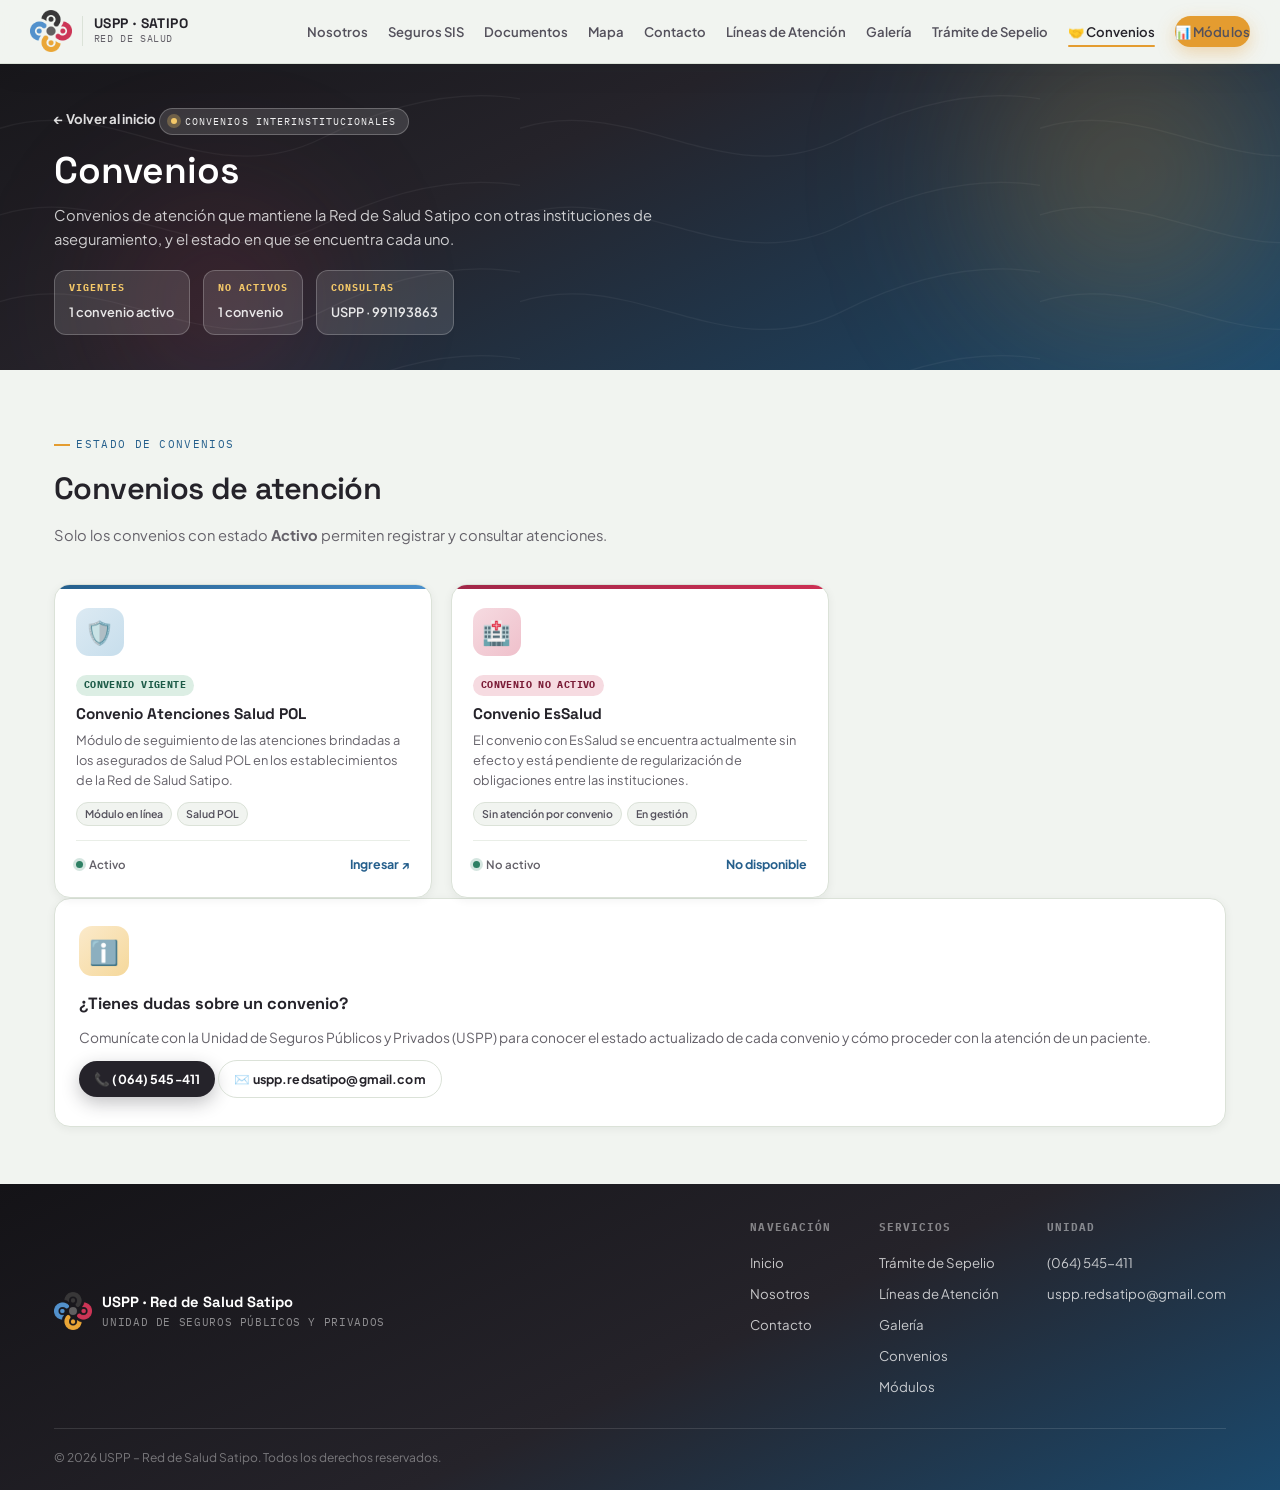
<file: convenios.html>
<!DOCTYPE html>
<html lang="es">
<head>
<meta charset="UTF-8" />
<meta name="viewport" content="width=device-width, initial-scale=1.0" />
<title>Convenios — USPP · Red de Salud Satipo</title>
<meta name="description" content="Convenios de atención vigentes de la Red de Salud Satipo: Salud POL (activo) y EsSalud (no activo)." />
<link rel="icon" href="assets/img/favicon-64.png" type="image/png" />
<link rel="apple-touch-icon" href="assets/img/favicon-180.png" />
<link rel="stylesheet" href="assets/css/styles.css" />
</head>
<body>

<div id="loader">
  <div class="loader-seal"><img src="assets/img/logo-uspp-icon.png" alt="" /></div>
  <div class="loader-label">Red de Salud Satipo</div>
  <div class="loader-bar"><div class="loader-bar-fill"></div></div>
</div>

<header>
  <div class="container navbar">
    <a href="index.html" class="brand">
      <img src="assets/img/logo-uspp-icon.png" alt="USPP" class="brand-icon" />
      <div class="brand-sep"></div>
      <div><div class="brand-name">USPP · SATIPO</div><div class="brand-sub">Red de Salud</div></div>
    </a>
    <nav class="nav-links">
      <a href="index.html#nosotros">Nosotros</a>
      <a href="index.html#seguros">Seguros SIS</a>
      <a href="index.html#documentos">Documentos</a>
      <a href="https://aldixi2.github.io/AFIL_MAP/">Mapa</a>
      <a href="index.html#contacto">Contacto</a>
      <a href="lineas-atencion.html">Líneas de Atención</a>
      <a href="galeria.html">Galería</a>
      <a href="pes.html">Trámite de Sepelio</a>
      <a href="convenios.html" class="active">🤝 Convenios</a>
      <a href="modulos.html" class="btn btn-gold btn-sm">📊 Módulos</a>
    </nav>
    <button class="nav-burger" id="navBurger" aria-label="Abrir menú"><span></span></button>
  </div>
</header>

<div class="mobile-scrim" id="mobileScrim"></div>
<nav class="mobile-panel" id="mobilePanel">
  <a href="index.html">Inicio</a>
  <a href="index.html#nosotros">Nosotros</a>
  <a href="index.html#seguros">Seguros SIS</a>
  <a href="index.html#documentos">Documentos</a>
  <a href="mapa.html">Mapa</a>
  <a href="index.html#contacto">Contacto</a>
  <a href="lineas-atencion.html">Líneas de Atención</a>
  <a href="galeria.html">Galería</a>
  <a href="pes.html">Trámite de Sepelio</a>
  <a href="convenios.html">🤝 Convenios</a>
  <a href="modulos.html">📊 Módulos</a>
</nav>

<main>
  <section class="page-hero hero-ink">
    <div class="hero-contour"></div>
    <div class="hero-blob hero-blob-1"></div>
    <div class="hero-blob hero-blob-2"></div>
    <div class="container">
      <a href="index.html" class="back-link">← Volver al inicio</a>
      <div class="page-hero-eyebrow"><span class="hero-kicker-dot"></span>Convenios interinstitucionales</div>
      <h1 class="page-title">Convenios</h1>
      <p class="page-subtitle">Convenios de atención que mantiene la Red de Salud Satipo con otras instituciones de aseguramiento, y el estado en que se encuentra cada uno.</p>
      <div class="page-meta">
        <div class="meta-chip"><strong>Vigentes</strong><span>1 convenio activo</span></div>
        <div class="meta-chip"><strong>No activos</strong><span>1 convenio</span></div>
        <div class="meta-chip"><strong>Consultas</strong><span>USPP · 991193863</span></div>
      </div>
    </div>
  </section>

  <section id="convenios" class="section bg-mist">
    <div class="container">
      <div class="section-header">
        <div class="section-eyebrow">Estado de convenios</div>
        <h2 class="section-title">Convenios de atención</h2>
        <p class="section-subtitle">Solo los convenios con estado <strong>Activo</strong> permiten registrar y consultar atenciones.</p>
      </div>
      <div class="modules-grid convenios-grid">

        <div class="module-card mc-river">
          <div class="module-inner">
            <div class="module-icon-wrap ic-river">🛡️</div>
            <span class="module-tag" style="background:#DCEEE4;color:#1C5A47">Convenio vigente</span>
            <div class="module-title">Convenio Atenciones Salud POL</div>
            <p class="module-text">Módulo de seguimiento de las atenciones brindadas a los asegurados de Salud POL en los establecimientos de la Red de Salud Satipo.</p>
            <div class="module-chips"><span>Módulo en línea</span><span>Salud POL</span></div>
            <div class="module-footer">
              <div class="module-status"><span class="status-dot"></span>Activo</div>
              <a href="https://aldixi2.github.io/SALUD_POL/" target="_blank" rel="noopener" class="btn-link">Ingresar ↗</a>
            </div>
          </div>
        </div>

        <div class="module-card mc-achiote is-off">
          <div class="module-inner">
            <div class="module-icon-wrap ic-achiote">🏥</div>
            <span class="module-tag" style="background:#F6DBE1;color:#7A1B36">Convenio no activo</span>
            <div class="module-title">Convenio EsSalud</div>
            <p class="module-text">El convenio con EsSalud se encuentra actualmente sin efecto y está pendiente de regularización de obligaciones entre las instituciones.</p>
            <div class="module-chips"><span>Sin atención por convenio</span><span>En gestión</span></div>
            <div class="module-footer">
              <div class="module-status"><span class="status-dot off"></span>No activo</div>
              <span class="btn-link is-disabled">No disponible</span>
            </div>
          </div>
        </div>

      </div>

      <div class="info-card convenios-note">
        <div class="info-card-icon ic-gold">ℹ️</div>
        <h3>¿Tienes dudas sobre un convenio?</h3>
        <p>Comunícate con la Unidad de Seguros Públicos y Privados (USPP) para conocer el estado actualizado de cada convenio y cómo proceder con la atención de un paciente.</p>
        <a href="tel:+51991193863" class="btn btn-primary btn-sm">📞 (064) 545-411</a>
        <a href="mailto:uspp.redsatipo@gmail.com" class="btn btn-outline btn-sm">✉️ uspp.redsatipo@gmail.com</a>
      </div>
    </div>
  </section>
</main>

<footer>
  <div class="container">
    <div class="footer-top">
      <div class="footer-brand">
        <img src="assets/img/logo-uspp-icon.png" alt="USPP" />
        <div><div class="footer-brand-name">USPP · Red de Salud Satipo</div><div class="footer-brand-sub">Unidad de Seguros Públicos y Privados</div></div>
      </div>
      <div class="footer-cols">
        <div class="footer-col"><h4>Navegación</h4><a href="index.html">Inicio</a><a href="index.html#nosotros">Nosotros</a><a href="index.html#contacto">Contacto</a></div>
        <div class="footer-col"><h4>Servicios</h4><a href="pes.html">Trámite de Sepelio</a><a href="lineas-atencion.html">Líneas de Atención</a><a href="galeria.html">Galería</a><a href="convenios.html">Convenios</a><a href="modulos.html">Módulos</a></div>
        <div class="footer-col"><h4>Unidad</h4><a href="tel:+51991193863">(064) 545-411</a><a href="mailto:uspp.redsatipo@gmail.com">uspp.redsatipo@gmail.com</a></div>
      </div>
    </div>
    <div class="footer-inner">
      <span>&copy; <span id="year"></span> USPP – Red de Salud Satipo. Todos los derechos reservados.</span>
    </div>
  </div>
</footer>

<script src="assets/js/main.js"></script>
</body>
</html>
</file>
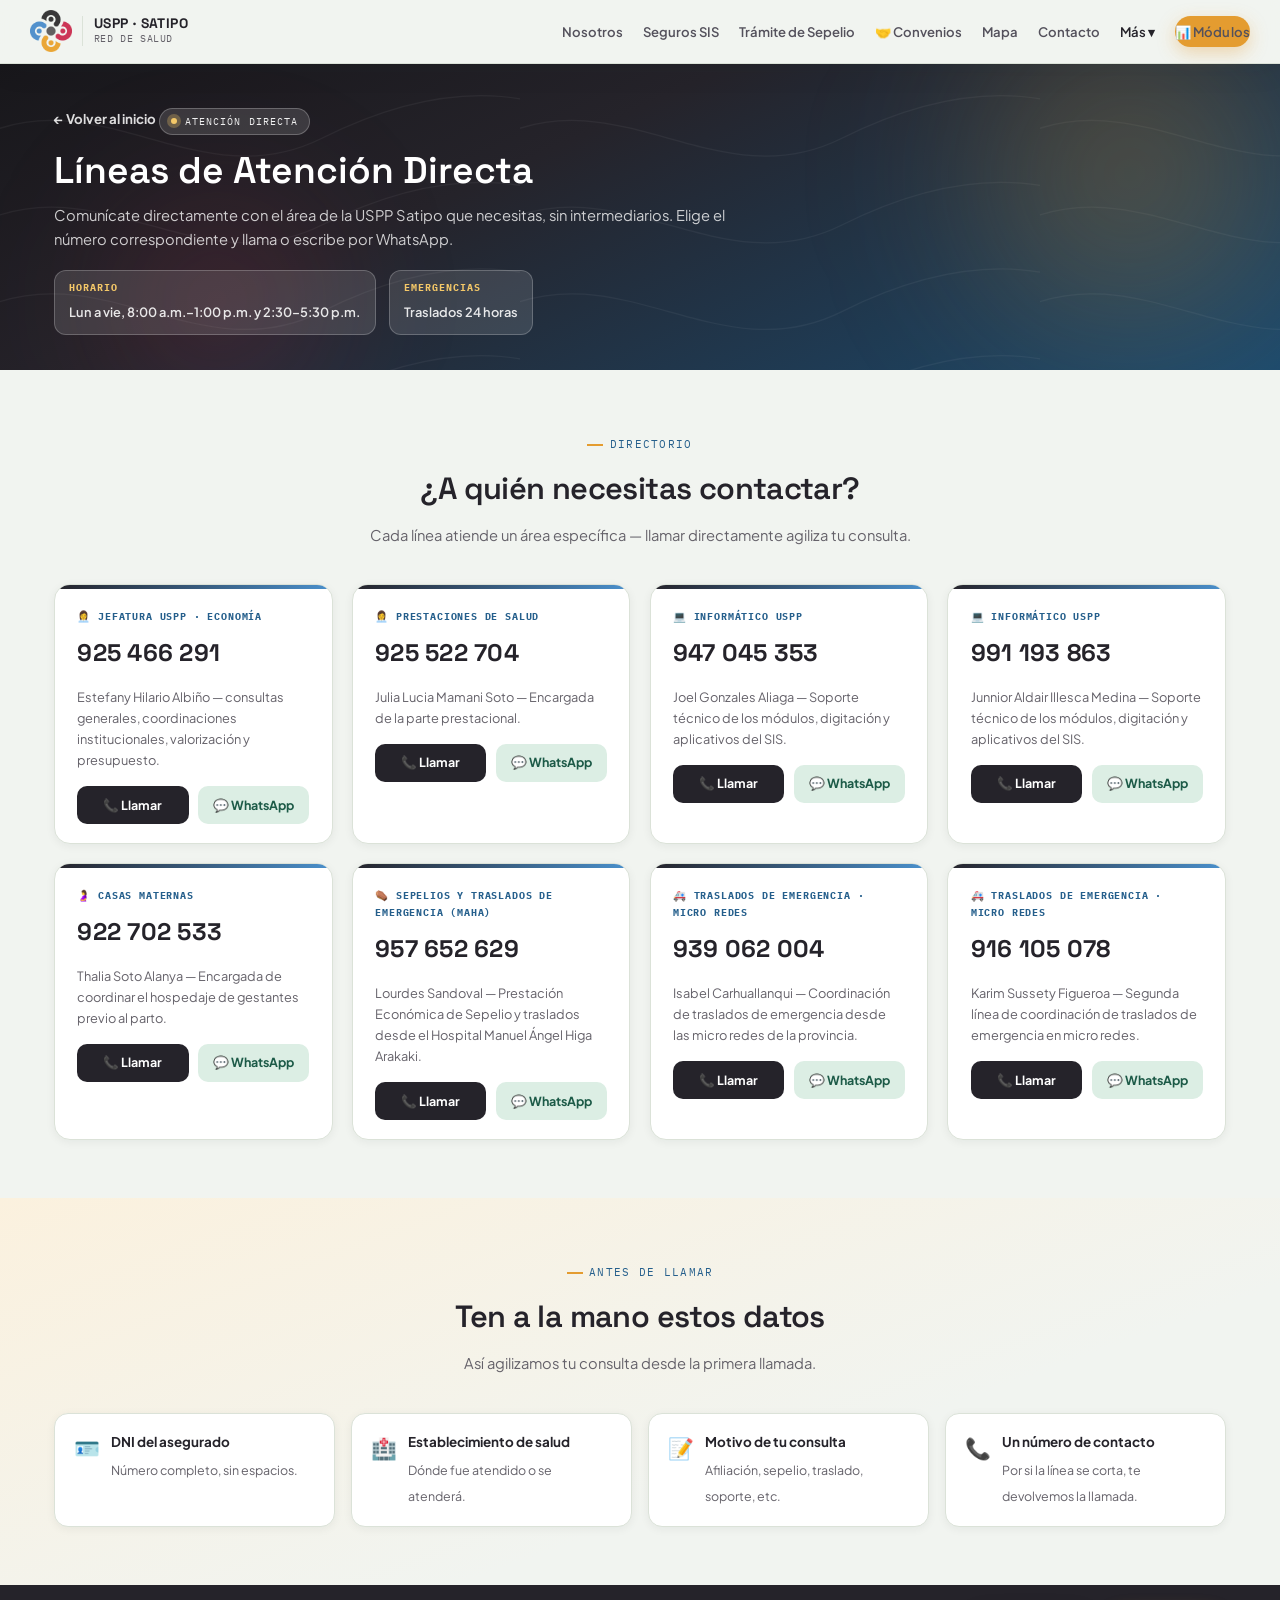
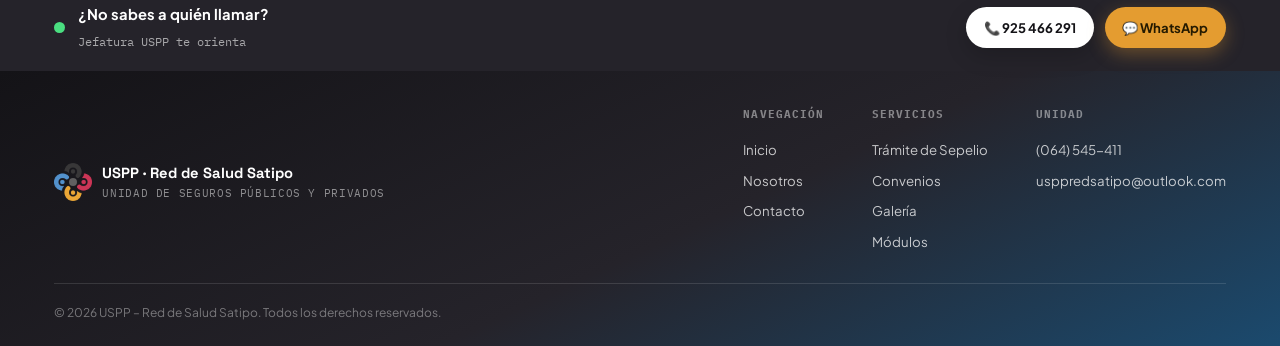
<file: lineas-atencion.html>
<!DOCTYPE html>
<html lang="es">
<head>
<meta charset="UTF-8" />
<meta name="viewport" content="width=device-width, initial-scale=1.0" />
<title>Líneas de Atención Directa — USPP · Red de Salud Satipo</title>
<meta name="description" content="Directorio de líneas de atención directa de la Unidad de Seguros Públicos y Privados de la Red de Salud Satipo: jefatura, casas maternas, sepelios y traslados de emergencia." />
<link rel="icon" href="assets/img/favicon-64.png" type="image/png" />
<link rel="apple-touch-icon" href="assets/img/favicon-180.png" />
<link rel="stylesheet" href="assets/css/styles.css" />
</head>
<body>

<div id="loader">
  <div class="loader-seal"><img src="assets/img/logo-uspp-icon.png" alt="" /></div>
  <div class="loader-label">Red de Salud Satipo</div>
  <div class="loader-bar"><div class="loader-bar-fill"></div></div>
</div>

<header>
  <div class="container navbar">
    <a href="index.html" class="brand">
      <img src="assets/img/logo-uspp-icon.png" alt="USPP" class="brand-icon" />
      <div class="brand-sep"></div>
      <div><div class="brand-name">USPP · SATIPO</div><div class="brand-sub">Red de Salud</div></div>
    </a>
    <nav class="nav-links">
      <a href="index.html#nosotros">Nosotros</a>
      <a href="index.html#seguros">Seguros SIS</a>
      <a href="pes.html">Trámite de Sepelio</a>
      <a href="convenios.html">🤝 Convenios</a>
      <a href="https://aldixi2.github.io/AFIL_MAP/">Mapa</a>
      <a href="index.html#contacto">Contacto</a>
      <div class="nav-more active">
        <button type="button" class="nav-more-btn" aria-haspopup="true">Más <span aria-hidden="true">▾</span></button>
        <div class="nav-menu">
          <a href="index.html#documentos">Documentos</a>
          <a href="lineas-atencion.html" class="active">Líneas de Atención</a>
          <a href="galeria.html">Galería</a>
        </div>
      </div>
      <a href="modulos.html" class="btn btn-gold btn-sm">📊 Módulos</a>
    </nav>
    <button class="nav-burger" id="navBurger" aria-label="Abrir menú"><span></span></button>
  </div>
</header>

<div class="mobile-scrim" id="mobileScrim"></div>
<nav class="mobile-panel" id="mobilePanel">
  <a href="index.html">Inicio</a>
  <a href="index.html#nosotros">Nosotros</a>
  <a href="index.html#seguros">Seguros SIS</a>
  <a href="index.html#documentos">Documentos</a>
      <a href="mapa.html">Mapa</a>
  <a href="index.html#contacto">Contacto</a>
  <a href="lineas-atencion.html">Líneas de Atención</a>
  <a href="galeria.html">Galería</a>
  <a href="pes.html">Trámite de Sepelio</a>
  <a href="modulos.html">📊 Módulos</a>
</nav>

<main>
  <section class="page-hero hero-ink">
    <div class="hero-contour"></div>
    <div class="hero-blob hero-blob-1"></div>
    <div class="hero-blob hero-blob-2"></div>
    <div class="container">
      <a href="index.html" class="back-link">← Volver al inicio</a>
      <div class="page-hero-eyebrow"><span class="hero-kicker-dot"></span>Atención directa</div>
      <h1 class="page-title">Líneas de Atención Directa</h1>
      <p class="page-subtitle">Comunícate directamente con el área de la USPP Satipo que necesitas, sin intermediarios. Elige el número correspondiente y llama o escribe por WhatsApp.</p>
      <div class="page-meta">
        <div class="meta-chip"><strong>Horario</strong><span>Lun a vie, 8:00 a.m.–1:00 p.m. y 2:30–5:30 p.m.</span></div>
        <div class="meta-chip"><strong>Emergencias</strong><span>Traslados 24 horas</span></div>
      </div>
    </div>
  </section>

  <section class="section bg-mist">
    <div class="container">
      <div class="section-header center" style="margin-left:auto;margin-right:auto">
        <div class="section-eyebrow" style="justify-content:center">Directorio</div>
        <h2 class="section-title">¿A quién necesitas contactar?</h2>
        <p class="section-subtitle">Cada línea atiende un área específica — llamar directamente agiliza tu consulta.</p>
      </div>

      <div class="hotline-grid">
        <div class="hotline-card">
          <div class="hotline-role">👩‍💼 Jefatura USPP · Economía</div>
          <div class="hotline-number">925 466 291</div>
          <p style="font-size:.8rem;color:var(--stone);margin-bottom:.9rem">Estefany Hilario Albiño — consultas generales, coordinaciones institucionales, valorización y presupuesto.</p>
          <div class="hotline-actions"><a href="tel:+51925466291" class="hl-call">📞 Llamar</a><a href="https://wa.me/51925466291" target="_blank" rel="noopener" class="hl-wa">💬 WhatsApp</a></div>
        </div>
	<div class="hotline-card">
          <div class="hotline-role">👩‍💼 Prestaciones de Salud</div>
          <div class="hotline-number">925 522 704</div>
          <p style="font-size:.8rem;color:var(--stone);margin-bottom:.9rem">Julia Lucia Mamani Soto — Encargada de la parte prestacional.</p>
          <div class="hotline-actions"><a href="tel:+51925522704" class="hl-call">📞 Llamar</a><a href="https://wa.me/925522704" target="_blank" rel="noopener" class="hl-wa">💬 WhatsApp</a></div>
        </div>
        <div class="hotline-card">
          <div class="hotline-role">💻 Informático USPP</div>
          <div class="hotline-number">947 045 353</div>
          <p style="font-size:.8rem;color:var(--stone);margin-bottom:.9rem">Joel Gonzales Aliaga — Soporte técnico de los módulos, digitación y aplicativos del SIS.</p>
          <div class="hotline-actions"><a href="tel:+51947045353" class="hl-call">📞 Llamar</a><a href="https://wa.me/947045353" target="_blank" rel="noopener" class="hl-wa">💬 WhatsApp</a></div>
        </div>
	<div class="hotline-card">
          <div class="hotline-role">💻 Informático USPP</div>
          <div class="hotline-number">991 193 863</div>
          <p style="font-size:.8rem;color:var(--stone);margin-bottom:.9rem">Junnior Aldair Illesca Medina — Soporte técnico de los módulos, digitación y aplicativos del SIS.</p>
          <div class="hotline-actions"><a href="tel:+51991193863" class="hl-call">📞 Llamar</a><a href="https://wa.me/991193863" target="_blank" rel="noopener" class="hl-wa">💬 WhatsApp</a></div>
        </div>
        <div class="hotline-card">
          <div class="hotline-role">🤰 Casas Maternas</div>
          <div class="hotline-number">922 702 533</div>
          <p style="font-size:.8rem;color:var(--stone);margin-bottom:.9rem">Thalia Soto Alanya — Encargada de coordinar el hospedaje de gestantes previo al parto.</p>
          <div class="hotline-actions"><a href="tel:+51922702533" class="hl-call">📞 Llamar</a><a href="https://wa.me/51922702533" target="_blank" rel="noopener" class="hl-wa">💬 WhatsApp</a></div>
        </div>
        <div class="hotline-card">
          <div class="hotline-role">⚰️ Sepelios y Traslados de Emergencia (MAHA)</div>
          <div class="hotline-number">957 652 629</div>
          <p style="font-size:.8rem;color:var(--stone);margin-bottom:.9rem">Lourdes Sandoval — Prestación Económica de Sepelio y traslados desde el Hospital Manuel Ángel Higa Arakaki.</p>
          <div class="hotline-actions"><a href="tel:+51957652629" class="hl-call">📞 Llamar</a><a href="https://wa.me/51957652629" target="_blank" rel="noopener" class="hl-wa">💬 WhatsApp</a></div>
        </div>
        <div class="hotline-card">
          <div class="hotline-role">🚑 Traslados de Emergencia · Micro Redes</div>
          <div class="hotline-number">939 062 004</div>
          <p style="font-size:.8rem;color:var(--stone);margin-bottom:.9rem">Isabel Carhuallanqui — Coordinación de traslados de emergencia desde las micro redes de la provincia.</p>
          <div class="hotline-actions"><a href="tel:+51939062004" class="hl-call">📞 Llamar</a><a href="https://wa.me/51939062004" target="_blank" rel="noopener" class="hl-wa">💬 WhatsApp</a></div>
        </div>
        <div class="hotline-card">
          <div class="hotline-role">🚑 Traslados de Emergencia · Micro Redes</div>
          <div class="hotline-number">916 105 078</div>
          <p style="font-size:.8rem;color:var(--stone);margin-bottom:.9rem">Karim Sussety Figueroa — Segunda línea de coordinación de traslados de emergencia en micro redes.</p>
          <div class="hotline-actions"><a href="tel:+51916105078" class="hl-call">📞 Llamar</a><a href="https://wa.me/51916105078" target="_blank" rel="noopener" class="hl-wa">💬 WhatsApp</a></div>
        </div>
        </div>
    </div>
  </section>

  <section class="section bg-tint-gold">
    <div class="container">
      <div class="section-header center" style="margin-left:auto;margin-right:auto">
        <div class="section-eyebrow" style="justify-content:center">Antes de llamar</div>
        <h2 class="section-title">Ten a la mano estos datos</h2>
        <p class="section-subtitle">Así agilizamos tu consulta desde la primera llamada.</p>
      </div>
      <div class="key-points">
        <div class="key-point"><span style="font-size:1.3rem">🪪</span><div><b>DNI del asegurado</b><span>Número completo, sin espacios.</span></div></div>
        <div class="key-point"><span style="font-size:1.3rem">🏥</span><div><b>Establecimiento de salud</b><span>Dónde fue atendido o se atenderá.</span></div></div>
        <div class="key-point"><span style="font-size:1.3rem">📝</span><div><b>Motivo de tu consulta</b><span>Afiliación, sepelio, traslado, soporte, etc.</span></div></div>
        <div class="key-point"><span style="font-size:1.3rem">📞</span><div><b>Un número de contacto</b><span>Por si la línea se corta, te devolvemos la llamada.</span></div></div>
      </div>
    </div>
  </section>
</main>

<div class="cta-bar">
  <div class="container cta-bar-inner">
    <div class="cta-bar-left">
      <span class="cta-pulse"></span>
      <div class="cta-bar-text"><b>¿No sabes a quién llamar?</b><small>Jefatura USPP te orienta</small></div>
    </div>
    <div class="cta-bar-btns">
      <a href="tel:+51925466291" class="btn-white" style="background:#fff;color:#141317">📞 925 466 291</a>
      <a href="https://wa.me/51925466291" target="_blank" rel="noopener" class="btn-gold" style="background:#E49C30;color:#241a00">💬 WhatsApp</a>
    </div>
  </div>
</div>

<footer>
  <div class="container">
    <div class="footer-top">
      <div class="footer-brand">
        <img src="assets/img/logo-uspp-icon.png" alt="USPP" />
        <div><div class="footer-brand-name">USPP · Red de Salud Satipo</div><div class="footer-brand-sub">Unidad de Seguros Públicos y Privados</div></div>
      </div>
      <div class="footer-cols">
        <div class="footer-col"><h4>Navegación</h4><a href="index.html">Inicio</a><a href="index.html#nosotros">Nosotros</a><a href="index.html#contacto">Contacto</a></div>
        <div class="footer-col"><h4>Servicios</h4><a href="pes.html">Trámite de Sepelio</a><a href="convenios.html">Convenios</a><a href="galeria.html">Galería</a><a href="modulos.html">Módulos</a></div>
        <div class="footer-col"><h4>Unidad</h4><a href="tel:+5164545411">(064) 545-411</a><a href="mailto:usppredsatipo@outlook.com">usppredsatipo@outlook.com</a></div>
      </div>
    </div>
    <div class="footer-inner">
      <span>&copy; <span id="year"></span> USPP – Red de Salud Satipo. Todos los derechos reservados.</span>
    </div>
  </div>
</footer>

<script src="assets/js/main.js"></script>
</body>
</html>
</file>
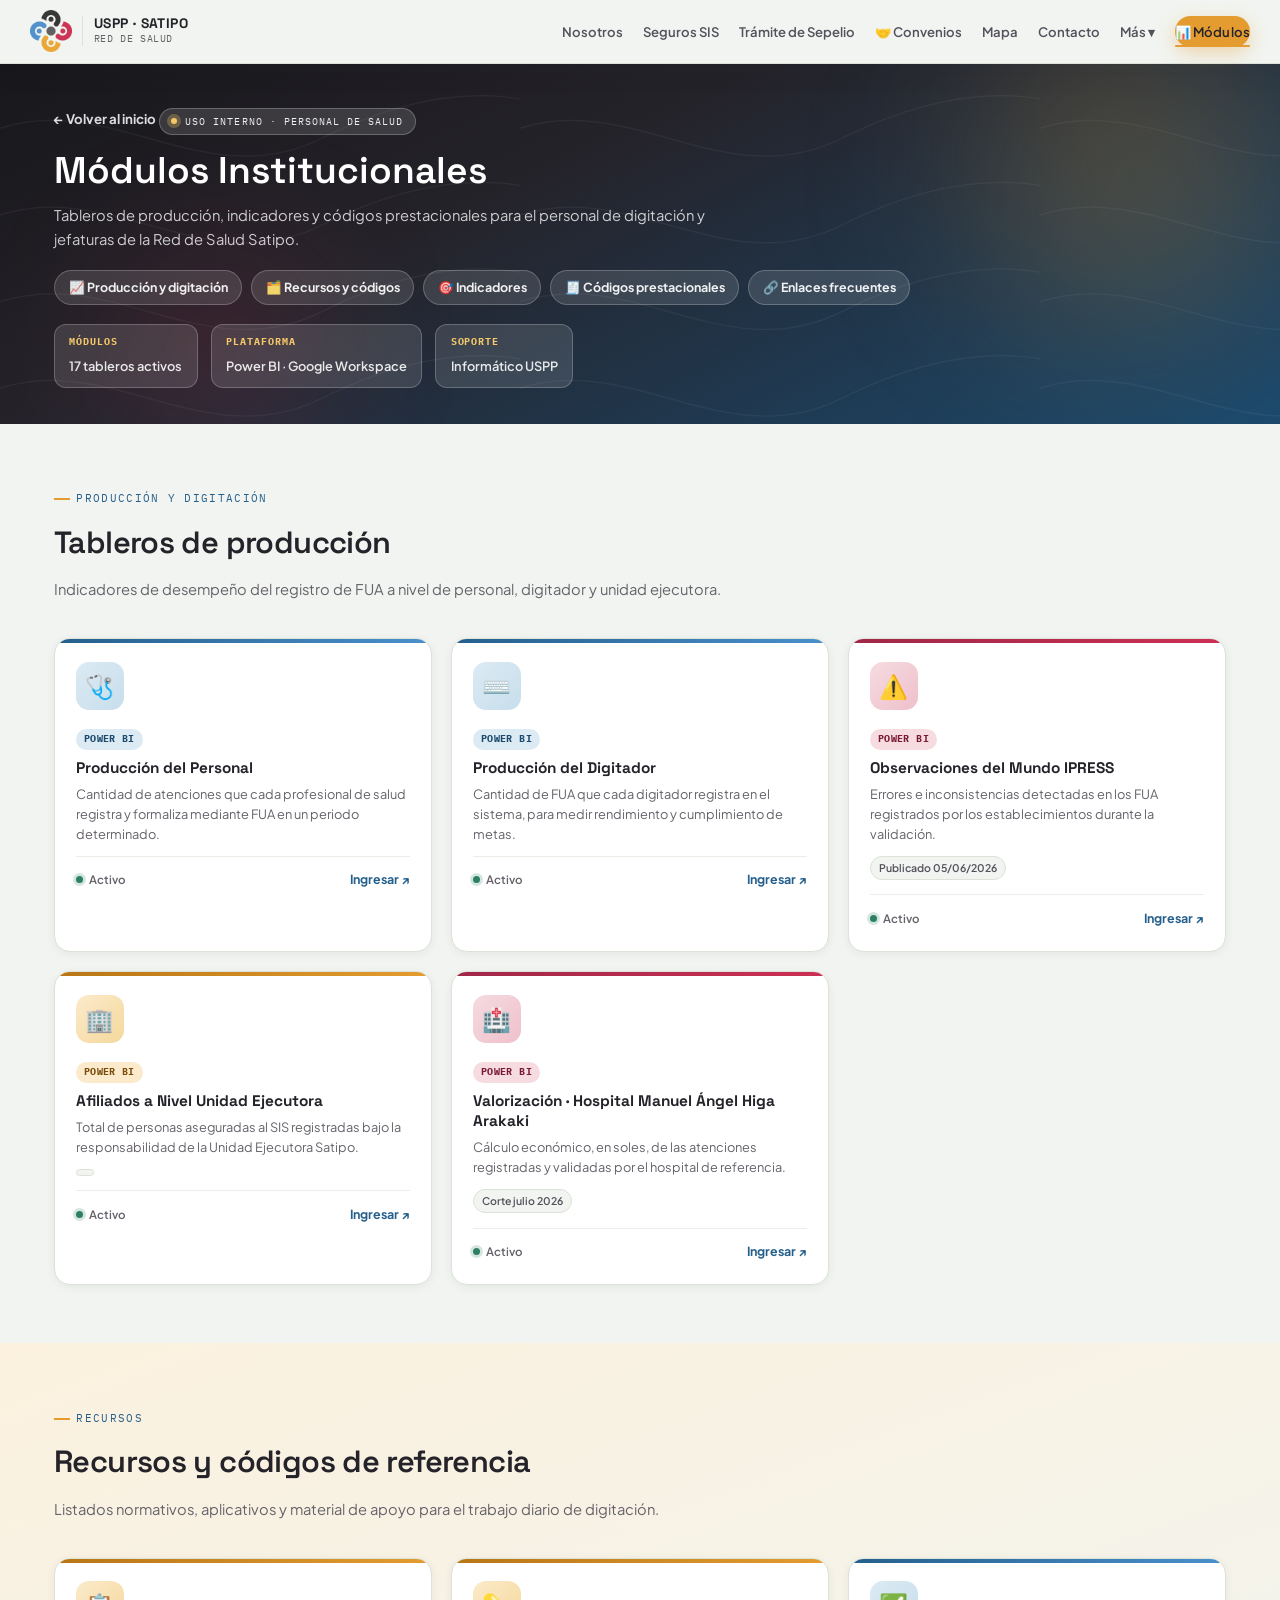
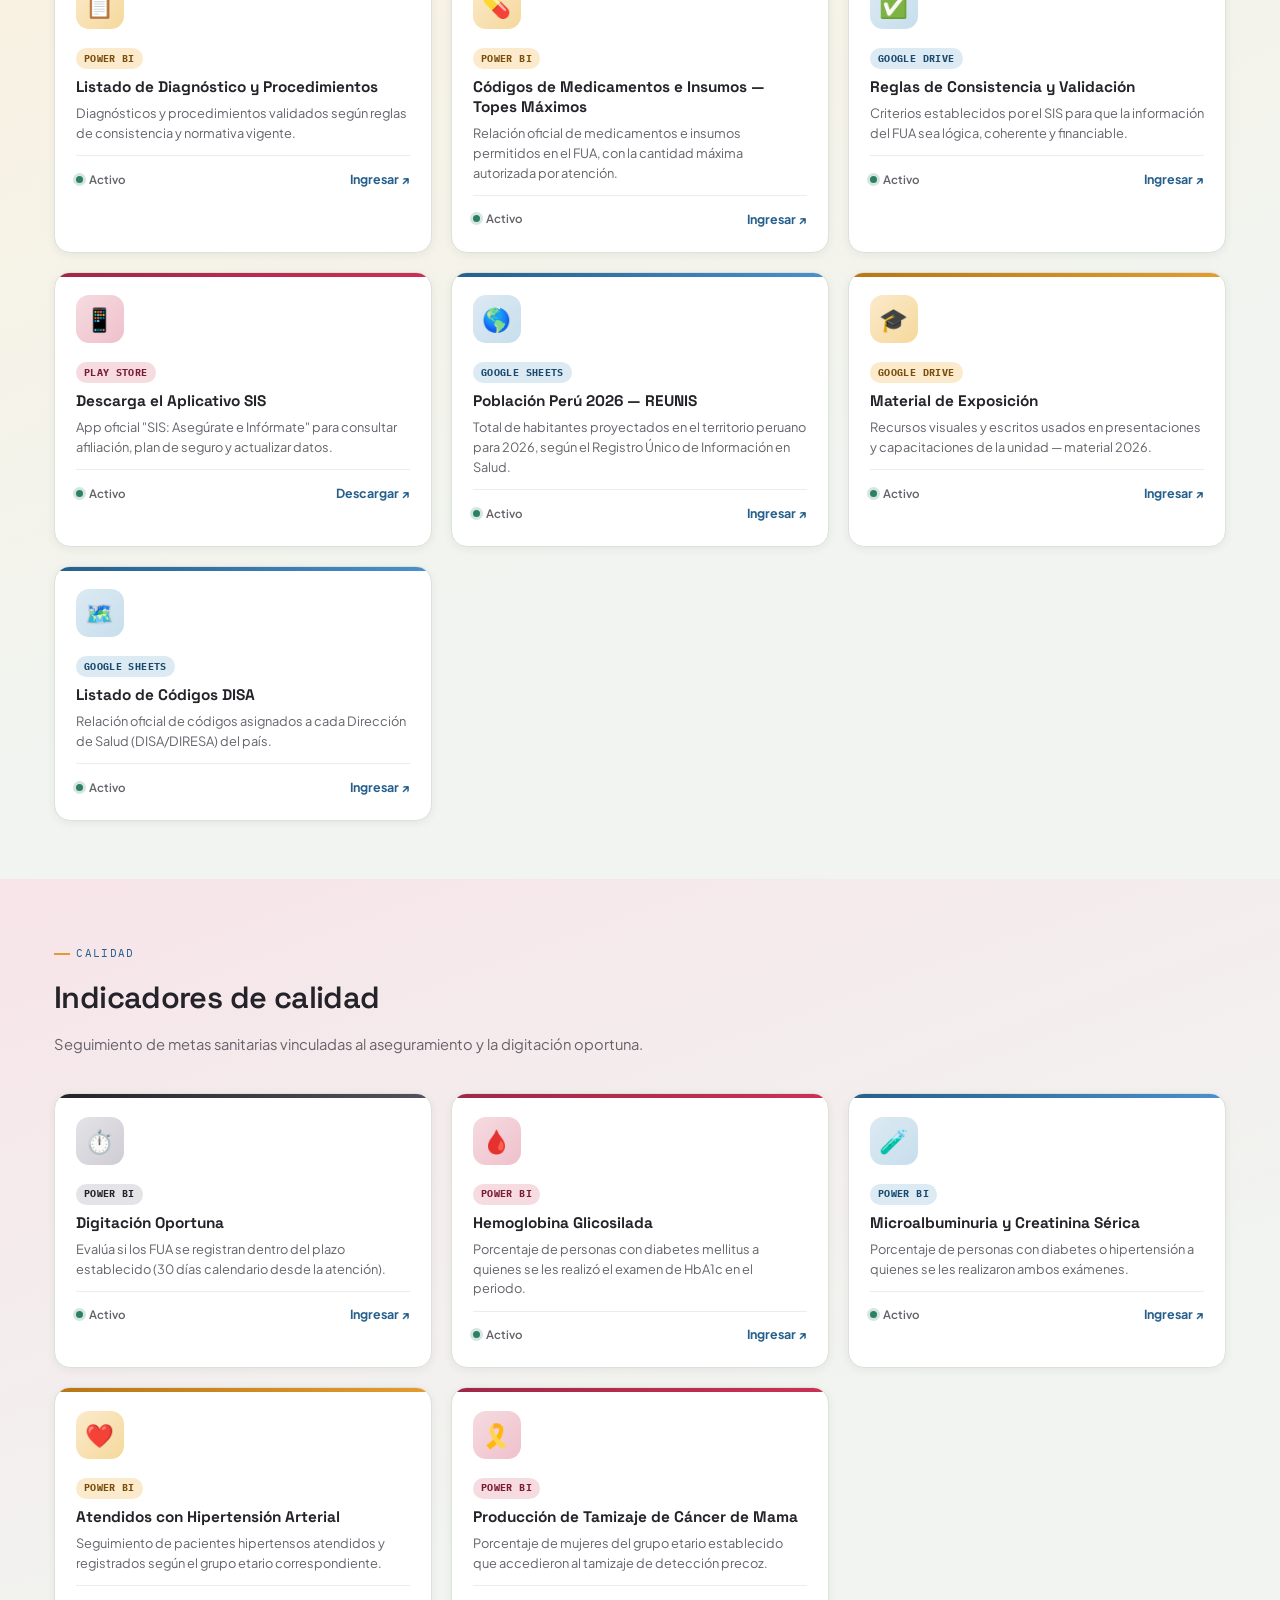
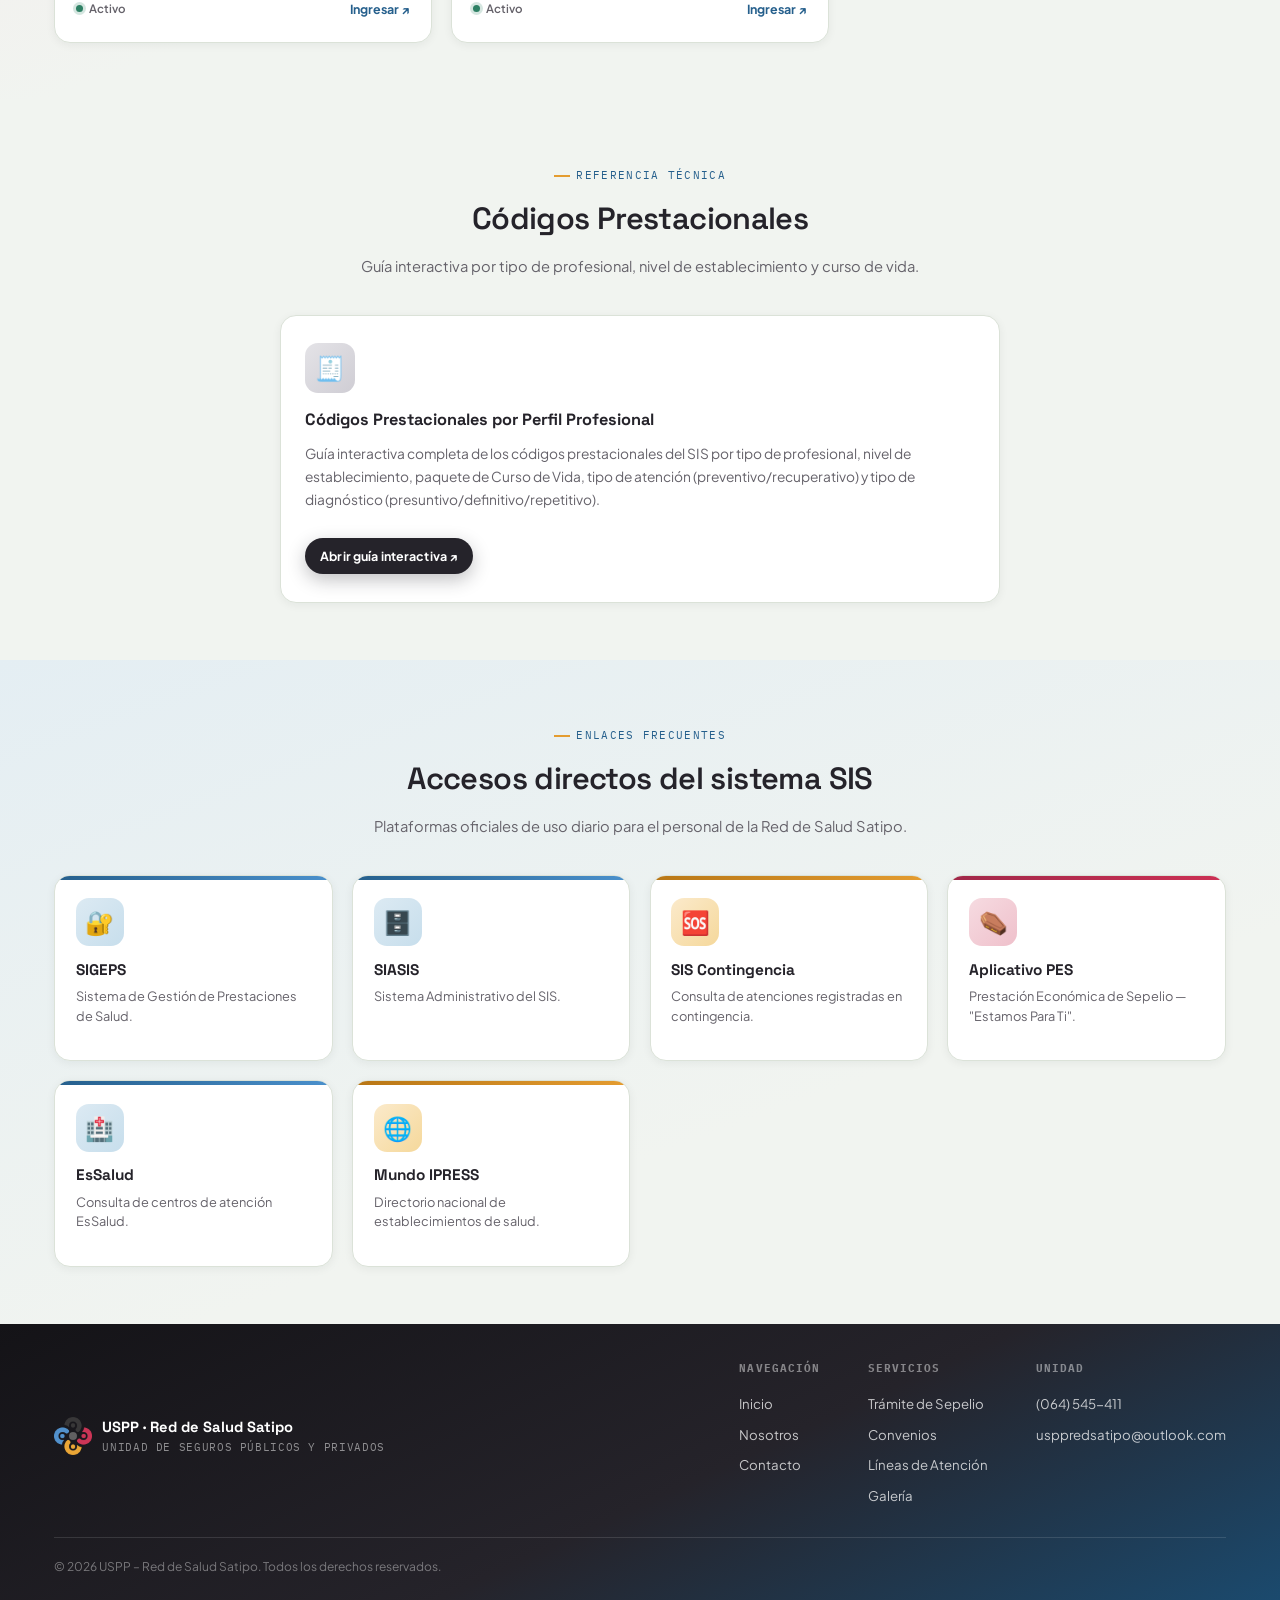
<file: modulos.html>
<!DOCTYPE html>
<html lang="es">
<head>
<meta charset="UTF-8" />
<meta name="viewport" content="width=device-width, initial-scale=1.0" />
<title>Módulos Institucionales — USPP · Red de Salud Satipo</title>
<meta name="description" content="Accede a los módulos de producción, indicadores y códigos prestacionales de la Unidad de Seguros Públicos y Privados de la Red de Salud Satipo." />
<link rel="icon" href="assets/img/favicon-64.png" type="image/png" />
<link rel="apple-touch-icon" href="assets/img/favicon-180.png" />
<link rel="stylesheet" href="assets/css/styles.css" />
</head>
<body>

<div id="loader">
  <div class="loader-seal"><img src="assets/img/logo-uspp-icon.png" alt="" /></div>
  <div class="loader-label">Red de Salud Satipo</div>
  <div class="loader-bar"><div class="loader-bar-fill"></div></div>
</div>

<header>
  <div class="container navbar">
    <a href="index.html" class="brand">
      <img src="assets/img/logo-uspp-icon.png" alt="USPP" class="brand-icon" />
      <div class="brand-sep"></div>
      <div><div class="brand-name">USPP · SATIPO</div><div class="brand-sub">Red de Salud</div></div>
    </a>
    <nav class="nav-links">
      <a href="index.html#nosotros">Nosotros</a>
      <a href="index.html#seguros">Seguros SIS</a>
      <a href="pes.html">Trámite de Sepelio</a>
      <a href="convenios.html">🤝 Convenios</a>
      <a href="https://aldixi2.github.io/AFIL_MAP/">Mapa</a>
      <a href="index.html#contacto">Contacto</a>
      <div class="nav-more">
        <button type="button" class="nav-more-btn" aria-haspopup="true">Más <span aria-hidden="true">▾</span></button>
        <div class="nav-menu">
          <a href="index.html#documentos">Documentos</a>
          <a href="lineas-atencion.html">Líneas de Atención</a>
          <a href="galeria.html">Galería</a>
        </div>
      </div>
      <a href="modulos.html" class="btn btn-gold btn-sm active">📊 Módulos</a>
    </nav>
    <button class="nav-burger" id="navBurger" aria-label="Abrir menú"><span></span></button>
  </div>
</header>

<div class="mobile-scrim" id="mobileScrim"></div>
<nav class="mobile-panel" id="mobilePanel">
  <a href="index.html">Inicio</a>
  <a href="index.html#nosotros">Nosotros</a>
  <a href="index.html#seguros">Seguros SIS</a>
  <a href="index.html#documentos">Documentos</a>
      <a href="mapa.html">Mapa</a>
  <a href="index.html#contacto">Contacto</a>
  <a href="lineas-atencion.html">Líneas de Atención</a>
  <a href="galeria.html">Galería</a>
  <a href="pes.html">Trámite de Sepelio</a>
  <a href="modulos.html">📊 Módulos</a>
</nav>

<main>
  <section class="page-hero hero-ink">
    <div class="hero-contour"></div>
    <div class="hero-blob hero-blob-1"></div>
    <div class="hero-blob hero-blob-2"></div>
    <div class="container">
      <a href="index.html" class="back-link">← Volver al inicio</a>
      <div class="page-hero-eyebrow"><span class="hero-kicker-dot"></span>Uso interno · Personal de salud</div>
      <h1 class="page-title">Módulos Institucionales</h1>
      <p class="page-subtitle">Tableros de producción, indicadores y códigos prestacionales para el personal de digitación y jefaturas de la Red de Salud Satipo.</p>
      <div class="pill-nav">
        <a href="#produccion" class="pill">📈 Producción y digitación</a>
        <a href="#recursos" class="pill">🗂️ Recursos y códigos</a>
        <a href="#indicadores" class="pill">🎯 Indicadores</a>
        <a href="#prestacionales" class="pill">🧾 Códigos prestacionales</a>
        <a href="#enlaces" class="pill">🔗 Enlaces frecuentes</a>
      </div>
      <div class="page-meta">
        <div class="meta-chip"><strong>Módulos</strong><span>17 tableros activos</span></div>
        <div class="meta-chip"><strong>Plataforma</strong><span>Power BI · Google Workspace</span></div>
        <div class="meta-chip"><strong>Soporte</strong><span>Informático USPP</span></div>
      </div>
    </div>
  </section>

  <section id="produccion" class="section bg-mist">
    <div class="container">
      <div class="section-header">
        <div class="section-eyebrow">Producción y digitación</div>
        <h2 class="section-title">Tableros de producción</h2>
        <p class="section-subtitle">Indicadores de desempeño del registro de FUA a nivel de personal, digitador y unidad ejecutora.</p>
      </div>
      <div class="modules-grid">
        <div class="module-card mc-river">
          <div class="module-inner">
            <div class="module-icon-wrap ic-river">🩺</div>
            <span class="module-tag" style="background:#DCEAF3;color:#1B4A6E">Power BI</span>
            <div class="module-title">Producción del Personal</div>
            <p class="module-text">Cantidad de atenciones que cada profesional de salud registra y formaliza mediante FUA en un periodo determinado.</p>
            <div class="module-footer"><div class="module-status"><span class="status-dot"></span>Activo</div><a href="https://aldixi2.github.io/Produccion_Personal_Satipo/" target="_blank" rel="noopener" class="btn-link">Ingresar ↗</a></div>
          </div>
        </div>
        <div class="module-card mc-river">
          <div class="module-inner">
            <div class="module-icon-wrap ic-river">⌨️</div>
            <span class="module-tag" style="background:#DCEAF3;color:#1B4A6E">Power BI</span>
            <div class="module-title">Producción del Digitador</div>
            <p class="module-text">Cantidad de FUA que cada digitador registra en el sistema, para medir rendimiento y cumplimiento de metas.</p>
            <div class="module-footer"><div class="module-status"><span class="status-dot"></span>Activo</div><a href="https://aldixi2.github.io/PRODUCCION_DIGITADOR/" target="_blank" rel="noopener" class="btn-link">Ingresar ↗</a></div>
          </div>
        </div>
        <div class="module-card mc-achiote">
          <div class="module-inner">
            <div class="module-icon-wrap ic-achiote">⚠️</div>
            <span class="module-tag" style="background:#F6DBE1;color:#7A1B36">Power BI</span>
            <div class="module-title">Observaciones del Mundo IPRESS</div>
            <p class="module-text">Errores e inconsistencias detectadas en los FUA registrados por los establecimientos durante la validación.</p>
            <div class="module-chips"><span>Publicado 05/06/2026</span></div>
            <div class="module-footer"><div class="module-status"><span class="status-dot"></span>Activo</div><a href="https://app.powerbi.com/view?r=eyJrIjoiNjZiYWMwMGEtM2I1YS00NDc5LWEwMzgtMjBkMTgyZmFkYWZhIiwidCI6Ijk5NDZjMmExLTI3MTktNDljNy1hZGQ4LWQzOGFlOWM0YWE0NCIsImMiOjR9" target="_blank" rel="noopener" class="btn-link">Ingresar ↗</a></div>
          </div>
        </div>
        <div class="module-card mc-gold">
          <div class="module-inner">
            <div class="module-icon-wrap ic-gold">🏢</div>
            <span class="module-tag" style="background:#FBEACB;color:#7A4D0A">Power BI</span>
            <div class="module-title">Afiliados a Nivel Unidad Ejecutora</div>
            <p class="module-text">Total de personas aseguradas al SIS registradas bajo la responsabilidad de la Unidad Ejecutora Satipo.</p>
            <div class="module-chips"><span></span></div>
            <div class="module-footer"><div class="module-status"><span class="status-dot"></span>Activo</div><a href="https://aldixi2.github.io/AFIL_MAP/" target="_blank" rel="noopener" class="btn-link">Ingresar ↗</a></div>
          </div>
        </div>
        <div class="module-card mc-achiote">
          <div class="module-inner">
            <div class="module-icon-wrap ic-achiote">🏥</div>
            <span class="module-tag" style="background:#F6DBE1;color:#7A1B36">Power BI</span>
            <div class="module-title">Valorización · Hospital Manuel Ángel Higa Arakaki</div>
            <p class="module-text">Cálculo económico, en soles, de las atenciones registradas y validadas por el hospital de referencia.</p>
            <div class="module-chips"><span>Corte julio 2026</span></div>
            <div class="module-footer"><div class="module-status"><span class="status-dot"></span>Activo</div><a href="https://aldixi2.github.io/Valorizacion_Satipo/" target="_blank" rel="noopener" class="btn-link">Ingresar ↗</a></div>
          </div>
        </div>
      </div>
    </div>
  </section>

  <section id="recursos" class="section bg-tint-gold">
    <div class="container">
      <div class="section-header">
        <div class="section-eyebrow">Recursos</div>
        <h2 class="section-title">Recursos y códigos de referencia</h2>
        <p class="section-subtitle">Listados normativos, aplicativos y material de apoyo para el trabajo diario de digitación.</p>
      </div>
      <div class="modules-grid">
        <div class="module-card mc-gold"><div class="module-inner">
          <div class="module-icon-wrap ic-gold">📋</div><span class="module-tag" style="background:#FBEACB;color:#7A4D0A">Power BI</span>
          <div class="module-title">Listado de Diagnóstico y Procedimientos</div>
          <p class="module-text">Diagnósticos y procedimientos validados según reglas de consistencia y normativa vigente.</p>
          <div class="module-footer"><div class="module-status"><span class="status-dot"></span>Activo</div><a href="https://app.powerbi.com/view?r=eyJrIjoiMGQwYWFhNjMtMDI3Yi00ZGJiLWExNTctMGQwZDc1NTJhYjRlIiwidCI6Ijk5NDZjMmExLTI3MTktNDljNy1hZGQ4LWQzOGFlOWM0YWE0NCIsImMiOjR9" target="_blank" rel="noopener" class="btn-link">Ingresar ↗</a></div>
        </div></div>
        <div class="module-card mc-gold"><div class="module-inner">
          <div class="module-icon-wrap ic-gold">💊</div><span class="module-tag" style="background:#FBEACB;color:#7A4D0A">Power BI</span>
          <div class="module-title">Códigos de Medicamentos e Insumos — Topes Máximos</div>
          <p class="module-text">Relación oficial de medicamentos e insumos permitidos en el FUA, con la cantidad máxima autorizada por atención.</p>
          <div class="module-footer"><div class="module-status"><span class="status-dot"></span>Activo</div><a href="https://app.powerbi.com/view?r=eyJrIjoiMjkwY2IyZjAtMjgwMy00OGU3LThlMzgtZDg2NmZmODYyY2FlIiwidCI6Ijk5NDZjMmExLTI3MTktNDljNy1hZGQ4LWQzOGFlOWM0YWE0NCIsImMiOjR9" target="_blank" rel="noopener" class="btn-link">Ingresar ↗</a></div>
        </div></div>
        <div class="module-card mc-river"><div class="module-inner">
          <div class="module-icon-wrap ic-river">✅</div><span class="module-tag" style="background:#DCEAF3;color:#1B4A6E">Google Drive</span>
          <div class="module-title">Reglas de Consistencia y Validación</div>
          <p class="module-text">Criterios establecidos por el SIS para que la información del FUA sea lógica, coherente y financiable.</p>
          <div class="module-footer"><div class="module-status"><span class="status-dot"></span>Activo</div><a href="https://drive.google.com/drive/folders/1O5cETNU_ZpHZVKvVPL2MiPp3_P55nhio?usp=sharing" target="_blank" rel="noopener" class="btn-link">Ingresar ↗</a></div>
        </div></div>
        <div class="module-card mc-achiote"><div class="module-inner">
          <div class="module-icon-wrap ic-achiote">📱</div><span class="module-tag" style="background:#F6DBE1;color:#7A1B36">Play Store</span>
          <div class="module-title">Descarga el Aplicativo SIS</div>
          <p class="module-text">App oficial "SIS: Asegúrate e Infórmate" para consultar afiliación, plan de seguro y actualizar datos.</p>
          <div class="module-footer"><div class="module-status"><span class="status-dot"></span>Activo</div><a href="https://play.google.com/store/apps/details?id=gob.pe.sis&pcampaignid=web_share" target="_blank" rel="noopener" class="btn-link">Descargar ↗</a></div>
        </div></div>
        <div class="module-card mc-river"><div class="module-inner">
          <div class="module-icon-wrap ic-river">🌎</div><span class="module-tag" style="background:#DCEAF3;color:#1B4A6E">Google Sheets</span>
          <div class="module-title">Población Perú 2026 — REUNIS</div>
          <p class="module-text">Total de habitantes proyectados en el territorio peruano para 2026, según el Registro Único de Información en Salud.</p>
          <div class="module-footer"><div class="module-status"><span class="status-dot"></span>Activo</div><a href="https://docs.google.com/spreadsheets/d/1JoN-upbbrxhvWYdup3SYKc4FeWoXQc0D/edit?usp=sharing" target="_blank" rel="noopener" class="btn-link">Ingresar ↗</a></div>
        </div></div>
        <div class="module-card mc-gold"><div class="module-inner">
          <div class="module-icon-wrap ic-gold">🎓</div><span class="module-tag" style="background:#FBEACB;color:#7A4D0A">Google Drive</span>
          <div class="module-title">Material de Exposición</div>
          <p class="module-text">Recursos visuales y escritos usados en presentaciones y capacitaciones de la unidad — material 2026.</p>
          <div class="module-footer"><div class="module-status"><span class="status-dot"></span>Activo</div><a href="https://drive.google.com/drive/folders/1snBpLdHsqQ8MbjKrTtsuADEaEQ-yeZ9_?usp=sharing" target="_blank" rel="noopener" class="btn-link">Ingresar ↗</a></div>
        </div></div>
        <div class="module-card mc-river"><div class="module-inner">
          <div class="module-icon-wrap ic-river">🗺️</div><span class="module-tag" style="background:#DCEAF3;color:#1B4A6E">Google Sheets</span>
          <div class="module-title">Listado de Códigos DISA</div>
          <p class="module-text">Relación oficial de códigos asignados a cada Dirección de Salud (DISA/DIRESA) del país.</p>
          <div class="module-footer"><div class="module-status"><span class="status-dot"></span>Activo</div><a href="https://docs.google.com/spreadsheets/d/17vc-lcJaBfZXCb4vd0jW0KBGvdlsedYs/edit?usp=sharing" target="_blank" rel="noopener" class="btn-link">Ingresar ↗</a></div>
        </div></div>
      </div>
    </div>
  </section>

  <section id="indicadores" class="section bg-tint-achiote">
    <div class="container">
      <div class="section-header">
        <div class="section-eyebrow">Calidad</div>
        <h2 class="section-title">Indicadores de calidad</h2>
        <p class="section-subtitle">Seguimiento de metas sanitarias vinculadas al aseguramiento y la digitación oportuna.</p>
      </div>
      <div class="modules-grid">
        <div class="module-card mc-ink"><div class="module-inner">
          <div class="module-icon-wrap ic-ink">⏱️</div><span class="module-tag" style="background:#E4E3E7;color:#25232A">Power BI</span>
          <div class="module-title">Digitación Oportuna</div>
          <p class="module-text">Evalúa si los FUA se registran dentro del plazo establecido (30 días calendario desde la atención).</p>
          <div class="module-footer"><div class="module-status"><span class="status-dot"></span>Activo</div><a href="https://app.powerbi.com/view?r=eyJrIjoiODFkNmVmNmMtMTA3Yi00YjkxLThjYzItOWE0ZGFjYjk3ZDYzIiwidCI6Ijk5NDZjMmExLTI3MTktNDljNy1hZGQ4LWQzOGFlOWM0YWE0NCIsImMiOjR9" target="_blank" rel="noopener" class="btn-link">Ingresar ↗</a></div>
        </div></div>
        <div class="module-card mc-achiote"><div class="module-inner">
          <div class="module-icon-wrap ic-achiote">🩸</div><span class="module-tag" style="background:#F6DBE1;color:#7A1B36">Power BI</span>
          <div class="module-title">Hemoglobina Glicosilada</div>
          <p class="module-text">Porcentaje de personas con diabetes mellitus a quienes se les realizó el examen de HbA1c en el periodo.</p>
          <div class="module-footer"><div class="module-status"><span class="status-dot"></span>Activo</div><a href="https://app.powerbi.com/view?r=eyJrIjoiZjU3NTI3MmEtNDUwMi00YjFhLWJkZWMtOTk3NmU3YTkwNTRlIiwidCI6Ijk5NDZjMmExLTI3MTktNDljNy1hZGQ4LWQzOGFlOWM0YWE0NCIsImMiOjR9" target="_blank" rel="noopener" class="btn-link">Ingresar ↗</a></div>
        </div></div>
        <div class="module-card mc-river"><div class="module-inner">
          <div class="module-icon-wrap ic-river">🧪</div><span class="module-tag" style="background:#DCEAF3;color:#1B4A6E">Power BI</span>
          <div class="module-title">Microalbuminuria y Creatinina Sérica</div>
          <p class="module-text">Porcentaje de personas con diabetes o hipertensión a quienes se les realizaron ambos exámenes.</p>
          <div class="module-footer"><div class="module-status"><span class="status-dot"></span>Activo</div><a href="https://app.powerbi.com/view?r=eyJrIjoiZjU3NTI3MmEtNDUwMi00YjFhLWJkZWMtOTk3NmU3YTkwNTRlIiwidCI6Ijk5NDZjMmExLTI3MTktNDljNy1hZGQ4LWQzOGFlOWM0YWE0NCIsImMiOjR9" target="_blank" rel="noopener" class="btn-link">Ingresar ↗</a></div>
        </div></div>
        <div class="module-card mc-gold"><div class="module-inner">
          <div class="module-icon-wrap ic-gold">❤️</div><span class="module-tag" style="background:#FBEACB;color:#7A4D0A">Power BI</span>
          <div class="module-title">Atendidos con Hipertensión Arterial</div>
          <p class="module-text">Seguimiento de pacientes hipertensos atendidos y registrados según el grupo etario correspondiente.</p>
          <div class="module-footer"><div class="module-status"><span class="status-dot"></span>Activo</div><a href="https://app.powerbi.com/view?r=eyJrIjoiMzU3NWM4ZDgtMDY2Ni00NjM2LTg0M2MtNzkwNGJjNTQ1YjUzIiwidCI6Ijk5NDZjMmExLTI3MTktNDljNy1hZGQ4LWQzOGFlOWM0YWE0NCIsImMiOjR9" target="_blank" rel="noopener" class="btn-link">Ingresar ↗</a></div>
        </div></div>
        <div class="module-card mc-achiote"><div class="module-inner">
          <div class="module-icon-wrap ic-achiote">🎗️</div><span class="module-tag" style="background:#F6DBE1;color:#7A1B36">Power BI</span>
          <div class="module-title">Producción de Tamizaje de Cáncer de Mama</div>
          <p class="module-text">Porcentaje de mujeres del grupo etario establecido que accedieron al tamizaje de detección precoz.</p>
          <div class="module-footer"><div class="module-status"><span class="status-dot"></span>Activo</div><a href="https://app.powerbi.com/view?r=eyJrIjoiY2Y0YmUwZjMtODRmOC00M2VhLTg1MjctODhlYzY3YjIxOTIwIiwidCI6Ijk5NDZjMmExLTI3MTktNDljNy1hZGQ4LWQzOGFlOWM0YWE0NCIsImMiOjR9" target="_blank" rel="noopener" class="btn-link">Ingresar ↗</a></div>
        </div></div>
      </div>
    </div>
  </section>

  <section id="prestacionales" class="section bg-mist">
    <div class="container">
      <div class="section-header center" style="margin-left:auto;margin-right:auto">
        <div class="section-eyebrow" style="justify-content:center">Referencia técnica</div>
        <h2 class="section-title">Códigos Prestacionales</h2>
        <p class="section-subtitle">Guía interactiva por tipo de profesional, nivel de establecimiento y curso de vida.</p>
      </div>
      <div class="info-card" style="max-width:720px;margin:0 auto">
        <div class="info-card-icon ic-ink">🧾</div>
        <h3>Códigos Prestacionales por Perfil Profesional</h3>
        <p>Guía interactiva completa de los códigos prestacionales del SIS por tipo de profesional, nivel de establecimiento, paquete de Curso de Vida, tipo de atención (preventivo/recuperativo) y tipo de diagnóstico (presuntivo/definitivo/repetitivo).</p>
        <a href="https://jorge48ec-xd.github.io/uspp8/" target="_blank" rel="noopener" class="btn btn-primary btn-sm mt-2">Abrir guía interactiva ↗</a>
      </div>
    </div>
  </section>

  <section id="enlaces" class="section bg-tint-river">
    <div class="container">
      <div class="section-header center" style="margin-left:auto;margin-right:auto">
        <div class="section-eyebrow" style="justify-content:center">Enlaces frecuentes</div>
        <h2 class="section-title">Accesos directos del sistema SIS</h2>
        <p class="section-subtitle">Plataformas oficiales de uso diario para el personal de la Red de Salud Satipo.</p>
      </div>
      <div class="modules-grid" style="grid-template-columns:repeat(auto-fill,minmax(min(100%,220px),1fr))">
        <a href="http://sigeps.sis.gob.pe/sisAcceso/" target="_blank" rel="noopener" class="module-card mc-river"><div class="module-inner"><div class="module-icon-wrap ic-river">🔐</div><div class="module-title">SIGEPS</div><p class="module-text">Sistema de Gestión de Prestaciones de Salud.</p></div></a>
        <a href="http://app.sis.gob.pe/sisERP/SisMenu/frmLogin.aspx" target="_blank" rel="noopener" class="module-card mc-river"><div class="module-inner"><div class="module-icon-wrap ic-river">🗄️</div><div class="module-title">SIASIS</div><p class="module-text">Sistema Administrativo del SIS.</p></div></a>
        <a href="https://contingenciasis.minsa.gob.pe/frmConsultaContingencia.aspx" target="_blank" rel="noopener" class="module-card mc-gold"><div class="module-inner"><div class="module-icon-wrap ic-gold">🆘</div><div class="module-title">SIS Contingencia</div><p class="module-text">Consulta de atenciones registradas en contingencia.</p></div></a>
        <a href="https://sepelios.sis.gob.pe/sysworkflow/es/sis/login/login" target="_blank" rel="noopener" class="module-card mc-achiote"><div class="module-inner"><div class="module-icon-wrap ic-achiote">⚰️</div><div class="module-title">Aplicativo PES</div><p class="module-text">Prestación Económica de Sepelio — "Estamos Para Ti".</p></div></a>
        <a href="https://dondemeatiendo.essalud.gob.pe/#/consulta" target="_blank" rel="noopener" class="module-card mc-river"><div class="module-inner"><div class="module-icon-wrap ic-river">🏥</div><div class="module-title">EsSalud</div><p class="module-text">Consulta de centros de atención EsSalud.</p></div></a>
        <a href="http://www.sis.gob.pe/ipresspublicas/" target="_blank" rel="noopener" class="module-card mc-gold"><div class="module-inner"><div class="module-icon-wrap ic-gold">🌐</div><div class="module-title">Mundo IPRESS</div><p class="module-text">Directorio nacional de establecimientos de salud.</p></div></a>
      </div>
    </div>
  </section>
</main>

<footer>
  <div class="container">
    <div class="footer-top">
      <div class="footer-brand">
        <img src="assets/img/logo-uspp-icon.png" alt="USPP" />
        <div><div class="footer-brand-name">USPP · Red de Salud Satipo</div><div class="footer-brand-sub">Unidad de Seguros Públicos y Privados</div></div>
      </div>
      <div class="footer-cols">
        <div class="footer-col"><h4>Navegación</h4><a href="index.html">Inicio</a><a href="index.html#nosotros">Nosotros</a><a href="index.html#contacto">Contacto</a></div>
        <div class="footer-col"><h4>Servicios</h4><a href="pes.html">Trámite de Sepelio</a><a href="convenios.html">Convenios</a><a href="lineas-atencion.html">Líneas de Atención</a><a href="galeria.html">Galería</a></div>
        <div class="footer-col"><h4>Unidad</h4><a href="tel:+5164545411">(064) 545-411</a><a href="mailto:usppredsatipo@outlook.com">usppredsatipo@outlook.com</a></div>
      </div>
    </div>
    <div class="footer-inner">
      <span>&copy; <span id="year"></span> USPP – Red de Salud Satipo. Todos los derechos reservados.</span>
    </div>
  </div>
</footer>

<script src="assets/js/main.js"></script>
</body>
</html>
</file>
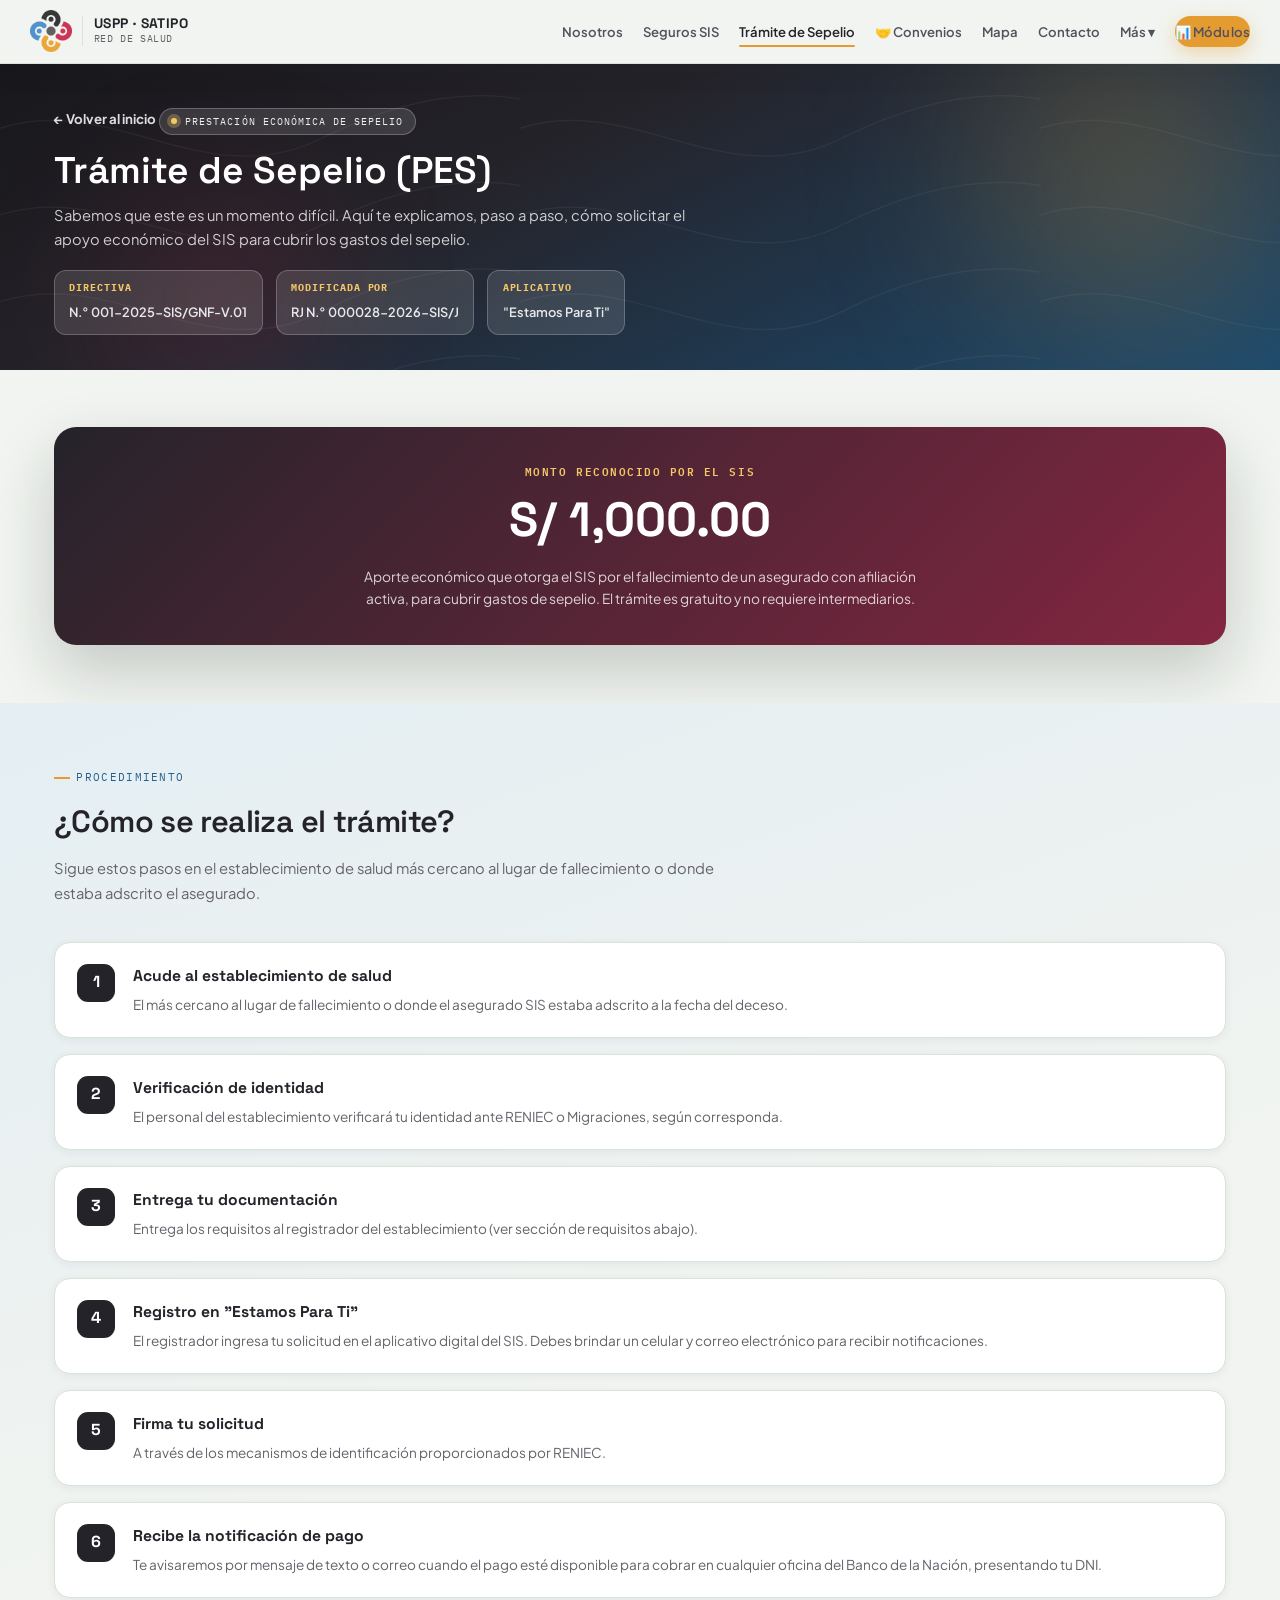
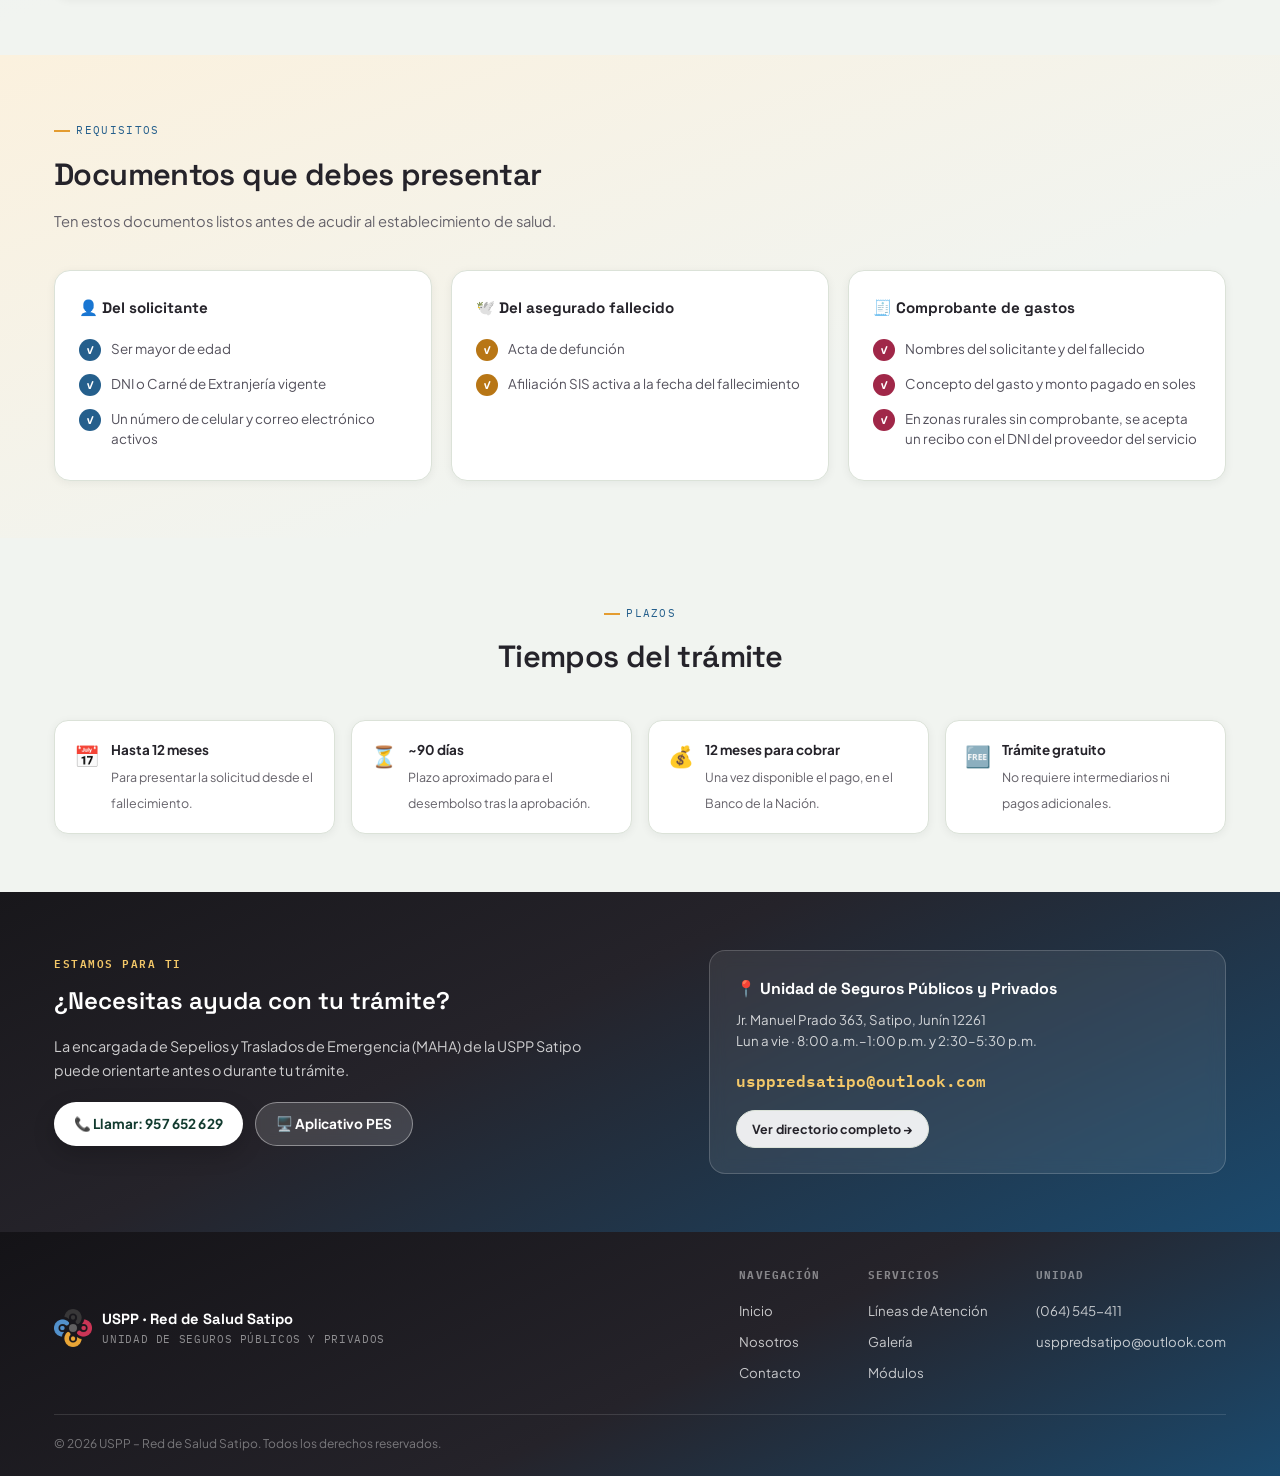
<file: pes.html>
<!DOCTYPE html>
<html lang="es">
<head>
<meta charset="UTF-8" />
<meta name="viewport" content="width=device-width, initial-scale=1.0" />
<title>Trámite de Sepelio (PES) — USPP · Red de Salud Satipo</title>
<meta name="description" content="Guía para solicitar la Prestación Económica de Sepelio (PES) del SIS en la Red de Salud Satipo: requisitos, pasos y contacto directo." />
<link rel="icon" href="assets/img/favicon-64.png" type="image/png" />
<link rel="apple-touch-icon" href="assets/img/favicon-180.png" />
<link rel="stylesheet" href="assets/css/styles.css" />
</head>
<body>

<div id="loader">
  <div class="loader-seal"><img src="assets/img/logo-uspp-icon.png" alt="" /></div>
  <div class="loader-label">Red de Salud Satipo</div>
  <div class="loader-bar"><div class="loader-bar-fill"></div></div>
</div>

<header>
  <div class="container navbar">
    <a href="index.html" class="brand">
      <img src="assets/img/logo-uspp-icon.png" alt="USPP" class="brand-icon" />
      <div class="brand-sep"></div>
      <div><div class="brand-name">USPP · SATIPO</div><div class="brand-sub">Red de Salud</div></div>
    </a>
    <nav class="nav-links">
      <a href="index.html#nosotros">Nosotros</a>
      <a href="index.html#seguros">Seguros SIS</a>
      <a href="pes.html" class="active">Trámite de Sepelio</a>
      <a href="convenios.html">🤝 Convenios</a>
      <a href="https://aldixi2.github.io/AFIL_MAP/">Mapa</a>
      <a href="index.html#contacto">Contacto</a>
      <div class="nav-more">
        <button type="button" class="nav-more-btn" aria-haspopup="true">Más <span aria-hidden="true">▾</span></button>
        <div class="nav-menu">
          <a href="index.html#documentos">Documentos</a>
          <a href="lineas-atencion.html">Líneas de Atención</a>
          <a href="galeria.html">Galería</a>
        </div>
      </div>
      <a href="modulos.html" class="btn btn-gold btn-sm">📊 Módulos</a>
    </nav>
    <button class="nav-burger" id="navBurger" aria-label="Abrir menú"><span></span></button>
  </div>
</header>

<div class="mobile-scrim" id="mobileScrim"></div>
<nav class="mobile-panel" id="mobilePanel">
  <a href="index.html">Inicio</a>
  <a href="index.html#nosotros">Nosotros</a>
  <a href="index.html#seguros">Seguros SIS</a>
  <a href="index.html#documentos">Documentos</a>
      <a href="mapa.html">Mapa</a>
  <a href="index.html#contacto">Contacto</a>
  <a href="lineas-atencion.html">Líneas de Atención</a>
  <a href="galeria.html">Galería</a>
  <a href="pes.html">Trámite de Sepelio</a>
  <a href="modulos.html">📊 Módulos</a>
</nav>

<main>
  <section class="page-hero hero-ink">
    <div class="hero-contour"></div>
    <div class="hero-blob hero-blob-1"></div>
    <div class="hero-blob hero-blob-2"></div>
    <div class="container">
      <a href="index.html" class="back-link">← Volver al inicio</a>
      <div class="page-hero-eyebrow"><span class="hero-kicker-dot"></span>Prestación Económica de Sepelio</div>
      <h1 class="page-title">Trámite de Sepelio (PES)</h1>
      <p class="page-subtitle">Sabemos que este es un momento difícil. Aquí te explicamos, paso a paso, cómo solicitar el apoyo económico del SIS para cubrir los gastos del sepelio.</p>
      <div class="page-meta">
        <div class="meta-chip"><strong>Directiva</strong><span>N.° 001-2025-SIS/GNF-V.01</span></div>
        <div class="meta-chip"><strong>Modificada por</strong><span>RJ N.° 000028-2026-SIS/J</span></div>
        <div class="meta-chip"><strong>Aplicativo</strong><span>"Estamos Para Ti"</span></div>
      </div>
    </div>
  </section>

  <section class="section bg-mist">
    <div class="container">
      <div class="amount-card">
        <div class="eyebrow" style="color:#F4C868">Monto reconocido por el SIS</div>
        <div class="amount-value">S/ 1,000.00</div>
        <p class="amount-sub">Aporte económico que otorga el SIS por el fallecimiento de un asegurado con afiliación activa, para cubrir gastos de sepelio. El trámite es gratuito y no requiere intermediarios.</p>
      </div>
    </div>
  </section>

  <section class="section bg-tint-river">
    <div class="container">
      <div class="section-header">
        <div class="section-eyebrow">Procedimiento</div>
        <h2 class="section-title">¿Cómo se realiza el trámite?</h2>
        <p class="section-subtitle">Sigue estos pasos en el establecimiento de salud más cercano al lugar de fallecimiento o donde estaba adscrito el asegurado.</p>
      </div>
      <div class="steps-grid-v">
        <div class="step-row"><div class="step-num">1</div><div><div class="step-title">Acude al establecimiento de salud</div><p class="step-text">El más cercano al lugar de fallecimiento o donde el asegurado SIS estaba adscrito a la fecha del deceso.</p></div></div>
        <div class="step-row"><div class="step-num">2</div><div><div class="step-title">Verificación de identidad</div><p class="step-text">El personal del establecimiento verificará tu identidad ante RENIEC o Migraciones, según corresponda.</p></div></div>
        <div class="step-row"><div class="step-num">3</div><div><div class="step-title">Entrega tu documentación</div><p class="step-text">Entrega los requisitos al registrador del establecimiento (ver sección de requisitos abajo).</p></div></div>
        <div class="step-row"><div class="step-num">4</div><div><div class="step-title">Registro en "Estamos Para Ti"</div><p class="step-text">El registrador ingresa tu solicitud en el aplicativo digital del SIS. Debes brindar un celular y correo electrónico para recibir notificaciones.</p></div></div>
        <div class="step-row"><div class="step-num">5</div><div><div class="step-title">Firma tu solicitud</div><p class="step-text">A través de los mecanismos de identificación proporcionados por RENIEC.</p></div></div>
        <div class="step-row"><div class="step-num">6</div><div><div class="step-title">Recibe la notificación de pago</div><p class="step-text">Te avisaremos por mensaje de texto o correo cuando el pago esté disponible para cobrar en cualquier oficina del Banco de la Nación, presentando tu DNI.</p></div></div>
      </div>
    </div>
  </section>

  <section class="section bg-tint-gold">
    <div class="container">
      <div class="section-header">
        <div class="section-eyebrow">Requisitos</div>
        <h2 class="section-title">Documentos que debes presentar</h2>
        <p class="section-subtitle">Ten estos documentos listos antes de acudir al establecimiento de salud.</p>
      </div>
      <div class="req-grid">
        <div class="req-card">
          <div class="req-title">👤 Del solicitante</div>
          <ul>
            <li><span class="req-bullet rb-river">✓</span>Ser mayor de edad</li>
            <li><span class="req-bullet rb-river">✓</span>DNI o Carné de Extranjería vigente</li>
            <li><span class="req-bullet rb-river">✓</span>Un número de celular y correo electrónico activos</li>
          </ul>
        </div>
        <div class="req-card">
          <div class="req-title">🕊️ Del asegurado fallecido</div>
          <ul>
            <li><span class="req-bullet rb-gold">✓</span>Acta de defunción</li>
            <li><span class="req-bullet rb-gold">✓</span>Afiliación SIS activa a la fecha del fallecimiento</li>
          </ul>
        </div>
        <div class="req-card">
          <div class="req-title">🧾 Comprobante de gastos</div>
          <ul>
            <li><span class="req-bullet rb-achiote">✓</span>Nombres del solicitante y del fallecido</li>
            <li><span class="req-bullet rb-achiote">✓</span>Concepto del gasto y monto pagado en soles</li>
            <li><span class="req-bullet rb-achiote">✓</span>En zonas rurales sin comprobante, se acepta un recibo con el DNI del proveedor del servicio</li>
          </ul>
        </div>
      </div>
    </div>
  </section>

  <section class="section bg-mist">
    <div class="container">
      <div class="section-header center" style="margin-left:auto;margin-right:auto">
        <div class="section-eyebrow" style="justify-content:center">Plazos</div>
        <h2 class="section-title">Tiempos del trámite</h2>
      </div>
      <div class="key-points">
        <div class="key-point"><span style="font-size:1.3rem">📅</span><div><b>Hasta 12 meses</b><span>Para presentar la solicitud desde el fallecimiento.</span></div></div>
        <div class="key-point"><span style="font-size:1.3rem">⏳</span><div><b>~90 días</b><span>Plazo aproximado para el desembolso tras la aprobación.</span></div></div>
        <div class="key-point"><span style="font-size:1.3rem">💰</span><div><b>12 meses para cobrar</b><span>Una vez disponible el pago, en el Banco de la Nación.</span></div></div>
        <div class="key-point"><span style="font-size:1.3rem">🆓</span><div><b>Trámite gratuito</b><span>No requiere intermediarios ni pagos adicionales.</span></div></div>
      </div>
    </div>
  </section>
</main>

<section class="cta-section">
  <div class="container">
    <div style="display:grid;grid-template-columns:1.1fr .9fr;gap:1.5rem;align-items:center">
      <div>
        <div class="eyebrow" style="color:#F4C868;margin-bottom:.6rem">Estamos para ti</div>
        <h2 style="color:#fff;font-family:'Space Grotesk',sans-serif;font-size:1.5rem;margin-bottom:.8rem">¿Necesitas ayuda con tu trámite?</h2>
        <p style="color:rgba(255,255,255,.78);font-size:.9rem;line-height:1.7;max-width:34rem;margin-bottom:1.2rem">La encargada de Sepelios y Traslados de Emergencia (MAHA) de la USPP Satipo puede orientarte antes o durante tu trámite.</p>
        <div class="hero-actions">
          <a href="tel:+51957652629" class="btn btn-white">📞 Llamar: 957 652 629</a>
          <a href="https://sepelios.sis.gob.pe/sysworkflow/es/sis/login/login" target="_blank" rel="noopener" class="btn btn-ghost-light">🖥️ Aplicativo PES</a>
        </div>
      </div>
      <div class="cta-card">
        <div class="cta-card-title">📍 Unidad de Seguros Públicos y Privados</div>
        <p class="cta-card-text">Jr. Manuel Prado 363, Satipo, Junín 12261<br/>Lun a vie · 8:00 a.m.–1:00 p.m. y 2:30–5:30 p.m.</p>
        <div class="cta-card-value">usppredsatipo@outlook.com</div>
        <a href="lineas-atencion.html" class="btn btn-outline btn-sm" style="background:rgba(255,255,255,.9)">Ver directorio completo →</a>
      </div>
    </div>
  </div>
</section>

<footer>
  <div class="container">
    <div class="footer-top">
      <div class="footer-brand">
        <img src="assets/img/logo-uspp-icon.png" alt="USPP" />
        <div><div class="footer-brand-name">USPP · Red de Salud Satipo</div><div class="footer-brand-sub">Unidad de Seguros Públicos y Privados</div></div>
      </div>
      <div class="footer-cols">
        <div class="footer-col"><h4>Navegación</h4><a href="index.html">Inicio</a><a href="index.html#nosotros">Nosotros</a><a href="index.html#contacto">Contacto</a></div>
        <div class="footer-col"><h4>Servicios</h4><a href="lineas-atencion.html">Líneas de Atención</a><a href="galeria.html">Galería</a><a href="modulos.html">Módulos</a></div>
        <div class="footer-col"><h4>Unidad</h4><a href="tel:+5164545411">(064) 545-411</a><a href="mailto:usppredsatipo@outlook.com">usppredsatipo@outlook.com</a></div>
      </div>
    </div>
    <div class="footer-inner">
      <span>&copy; <span id="year"></span> USPP – Red de Salud Satipo. Todos los derechos reservados.</span>
    </div>
  </div>
</footer>

<script src="assets/js/main.js"></script>
</body>
</html>
</file>
<file: assets/css/styles.css>
/* ===================================================================
   USPP · RED DE SALUD SATIPO — SISTEMA DE DISEÑO
   Identidad derivada del isotipo oficial (4 sectores + núcleo) y del
   territorio: Selva Central de Junín. El sello (isotipo) se usa como
   elemento de firma — estampado sobre fichas y documentos, tal como
   un sello institucional real.
   =================================================================== */

@import url('https://fonts.googleapis.com/css2?family=Space+Grotesk:wght@500;600;700&family=Plus+Jakarta+Sans:ital,wght@0,400;0,500;0,600;0,700;0,800;1,500&family=IBM+Plex+Mono:wght@500;600&display=swap');

:root{
  /* ---- Paleta (derivada del isotipo) ---- */
  --ink:#25232A;          /* carbón — texto principal, del pétalo oscuro */
  --ink-soft:#54515C;
  --river:#255F8C;        /* azul — acción primaria, del pétalo azul */
  --river-deep:#1B4A6E;
  --river-bright:#4A90CC; /* azul de marca tal cual, para insignias */
  --canopy:#1C5A47;       /* verde dosel — fondo hero, contraste selva */
  --canopy-deep:#123B2F;
  --canopy-bright:#2E8064;
  --gold:#B87615;         /* dorado — texto/acento sobre blanco (AA) */
  --gold-bright:#E49C30;  /* dorado de marca tal cual, insignias/fondos */
  --achiote:#A02748;      /* achiote — texto/acento sobre blanco (AA) */
  --achiote-bright:#CC3054;/* rojo de marca tal cual, insignias/fondos */
  --stone:#65626A;        /* gris del núcleo — texto secundario */
  --stone-soft:#8B8890;

  --paper:#F1F4F0;        /* niebla — fondo base, NO beige cálido */
  --paper-deep:#E6EBE4;
  --surface:#FFFFFF;
  --border:#DBE2D8;
  --border-soft:#E9EEE7;

  --shadow-sm:0 2px 10px rgba(24,38,30,.06);
  --shadow:0 6px 24px rgba(24,38,30,.09);
  --shadow-md:0 14px 38px rgba(24,38,30,.14);
  --shadow-lg:0 26px 64px rgba(18,30,24,.20);

  --radius-sm:10px;
  --radius:16px;
  --radius-lg:22px;
}

*,*::before,*::after{box-sizing:border-box;margin:0;padding:0}
html{scroll-behavior:smooth}
body{
  font-family:'Plus Jakarta Sans',sans-serif;
  background:var(--paper);
  color:var(--ink);
  line-height:1.65;
  overflow-x:hidden;
  -webkit-font-smoothing:antialiased;
}
a{text-decoration:none;color:inherit}
ul{list-style:none}
img{max-width:100%;display:block}
button{font-family:inherit}
.container{width:100%;max-width:1220px;margin:0 auto;padding:0 1.5rem}
::selection{background:var(--gold-bright);color:#1a1400}

.mono{font-family:'IBM Plex Mono',monospace}
.eyebrow{
  font-family:'IBM Plex Mono',monospace;
  font-size:.68rem;font-weight:600;letter-spacing:.14em;
  text-transform:uppercase;color:var(--river);
}
h1,h2,h3,.font-display{font-family:'Space Grotesk',sans-serif;font-weight:600;color:var(--ink)}

/* Focus visibility (accessibility) */
a:focus-visible,button:focus-visible,input:focus-visible,textarea:focus-visible,select:focus-visible,[tabindex]:focus-visible{
  outline:3px solid var(--gold-bright);outline-offset:2px;border-radius:4px;
}
@media (prefers-reduced-motion:reduce){
  *{animation-duration:.001ms !important;animation-iteration-count:1 !important;transition-duration:.001ms !important;scroll-behavior:auto !important}
}

/* ===================== LOADER ===================== */
#loader{
  position:fixed;inset:0;z-index:99999;
  background:
    radial-gradient(circle at 15% 20%,rgba(74,144,204,.4),transparent 45%),
    radial-gradient(circle at 85% 75%,rgba(228,156,48,.28),transparent 45%),
    radial-gradient(circle at 50% 100%,rgba(204,48,84,.2),transparent 50%),
    linear-gradient(155deg,#18171B 0%,var(--ink) 40%,var(--river-deep) 100%);
  display:flex;flex-direction:column;align-items:center;justify-content:center;
  gap:1.3rem;transition:opacity .5s ease;
}
.loader-seal{width:84px;height:84px;animation:sealSpin 1.8s cubic-bezier(.5,0,.5,1) infinite}
.loader-seal img{width:100%;height:100%;object-fit:contain}
@keyframes sealSpin{0%{transform:rotate(0) scale(1)}50%{transform:rotate(180deg) scale(1.06)}100%{transform:rotate(360deg) scale(1)}}
.loader-bar{width:180px;height:3px;background:rgba(255,255,255,.22);border-radius:999px;overflow:hidden}
.loader-bar-fill{height:100%;width:0;background:linear-gradient(90deg,#fff,#F4C868);border-radius:999px;animation:loadFill 1.4s ease forwards}
@keyframes loadFill{to{width:100%}}
.loader-label{font-family:'IBM Plex Mono',monospace;font-size:.72rem;font-weight:600;letter-spacing:.2em;text-transform:uppercase;color:rgba(255,255,255,.8)}

/* ===================== HEADER / NAV ===================== */
header{
  position:sticky;top:0;z-index:200;
  background:rgba(241,244,240,.88);backdrop-filter:blur(14px);
  border-bottom:1px solid var(--border);
}
.navbar{display:flex;align-items:center;justify-content:space-between;padding:.65rem 0;gap:1rem}
.brand{display:flex;align-items:center;gap:.65rem}
.brand-icon{height:42px;width:42px;object-fit:contain;flex-shrink:0}
.brand-sep{width:1px;height:30px;background:var(--border)}
.brand-name{font-family:'Space Grotesk',sans-serif;font-size:.86rem;font-weight:700;letter-spacing:.03em;color:var(--ink);line-height:1.2}
.brand-sub{font-family:'IBM Plex Mono',monospace;font-size:.62rem;color:var(--stone);letter-spacing:.06em;text-transform:uppercase}

.nav-links{display:flex;align-items:center;gap:1.25rem;margin-left:auto}
.nav-links a{font-size:.82rem;font-weight:600;color:var(--ink-soft);position:relative;padding:.3rem 0;transition:color .15s}
.nav-links a::after{content:"";position:absolute;left:0;bottom:0;width:0;height:2px;border-radius:999px;background:var(--gold-bright);transition:width .18s}
.nav-links a:hover,.nav-links a.active{color:var(--ink)}
.nav-links a:hover::after,.nav-links a.active::after{width:100%}

.btn{
  display:inline-flex;align-items:center;justify-content:center;gap:.45rem;
  padding:.62rem 1.25rem;border-radius:999px;border:none;cursor:pointer;
  font-size:.85rem;font-weight:700;font-family:'Plus Jakarta Sans',sans-serif;
  transition:transform .15s,box-shadow .15s,background .15s;white-space:nowrap;
}
.btn-primary{background:var(--ink);color:#fff;box-shadow:0 6px 18px rgba(37,35,42,.28)}
.btn-primary:hover{background:var(--river-deep);transform:translateY(-2px)}
.btn-gold{background:var(--gold-bright);color:#241a00;box-shadow:0 6px 18px rgba(228,156,48,.35)}
.btn-gold:hover{transform:translateY(-2px);box-shadow:0 10px 24px rgba(228,156,48,.42)}
.btn-outline{background:transparent;border:1.5px solid var(--border);color:var(--ink)}
.btn-outline:hover{border-color:var(--ink);transform:translateY(-2px)}
.btn-ghost-light{background:rgba(255,255,255,.14);border:1.5px solid rgba(255,255,255,.4);color:#fff;backdrop-filter:blur(6px)}
.btn-ghost-light:hover{background:rgba(255,255,255,.24);transform:translateY(-2px)}
.btn-white{background:#fff;color:var(--canopy-deep);box-shadow:0 8px 22px rgba(0,0,0,.18)}
.btn-white:hover{transform:translateY(-2px);box-shadow:0 12px 28px rgba(0,0,0,.22)}
.btn-sm{padding:.48rem .95rem;font-size:.78rem}

.nav-burger{display:none;width:40px;height:40px;border-radius:10px;border:1.5px solid var(--border);background:var(--surface);align-items:center;justify-content:center;cursor:pointer;flex-shrink:0}
.nav-burger span{display:block;width:18px;height:2px;background:var(--ink);position:relative}
.nav-burger span::before,.nav-burger span::after{content:"";position:absolute;left:0;width:18px;height:2px;background:var(--ink);transition:transform .2s}
.nav-burger span::before{top:-6px}.nav-burger span::after{top:6px}
.nav-burger.open span{background:transparent}
.nav-burger.open span::before{transform:translateY(6px) rotate(45deg)}
.nav-burger.open span::after{transform:translateY(-6px) rotate(-45deg)}

.mobile-panel{
  display:none;position:fixed;inset:0 0 0 auto;z-index:199;width:min(320px,84vw);
  background:var(--surface);box-shadow:var(--shadow-lg);transform:translateX(100%);
  transition:transform .28s ease;padding:5.2rem 1.5rem 2rem;overflow-y:auto;
}
.mobile-panel.open{transform:translateX(0)}
.mobile-panel a{display:block;padding:.85rem 0;font-size:.98rem;font-weight:700;color:var(--ink);border-bottom:1px solid var(--border-soft)}
.mobile-scrim{display:none;position:fixed;inset:0;background:rgba(18,30,24,.4);z-index:198;opacity:0;transition:opacity .25s}
.mobile-scrim.open{opacity:1}

/* ===================== SEAL / STAMP ===================== */
.seal{
  width:100px;height:100px;border-radius:50%;
  background:#fff;border:2.5px dashed rgba(255,255,255,.55);
  display:flex;align-items:center;justify-content:center;padding:14px;
  transform:rotate(-9deg);box-shadow:0 10px 30px rgba(0,0,0,.22);
}
.seal img{width:100%;height:100%;object-fit:contain}
.seal-ink{border-color:rgba(37,35,42,.25)}

/* ===================== HERO (variants by page) ===================== */
.hero{position:relative;overflow:hidden;padding:3.4rem 0 3rem}
.hero-canopy{background:linear-gradient(150deg,var(--canopy-deep) 0%,var(--canopy) 55%,#245F49 100%)}
.hero-river{background:linear-gradient(150deg,var(--river-deep) 0%,var(--river) 55%,#1C5C87 100%)}
.hero-ink{background:linear-gradient(155deg,#18171B 0%,var(--ink) 38%,var(--river-deep) 100%)}

.hero-contour{position:absolute;inset:0;opacity:.35;pointer-events:none;
  background-image:url("data:image/svg+xml,%3Csvg xmlns='http://www.w3.org/2000/svg' width='420' height='420' viewBox='0 0 420 420'%3E%3Cg fill='none' stroke='%23ffffff' stroke-opacity='0.14' stroke-width='1'%3E%3Cpath d='M-20 60 C 80 10, 160 110, 260 60 S 460 10, 520 90'/%3E%3Cpath d='M-20 130 C 80 80, 160 180, 260 130 S 460 80, 520 160'/%3E%3Cpath d='M-20 200 C 80 150, 160 250, 260 200 S 460 150, 520 230'/%3E%3Cpath d='M-20 270 C 80 220, 160 320, 260 270 S 460 220, 520 300'/%3E%3Cpath d='M-20 340 C 80 290, 160 390, 260 340 S 460 290, 520 370'/%3E%3C/g%3E%3C/svg%3E");
  background-size:520px 520px;background-repeat:repeat;
}
.hero-blob{position:absolute;border-radius:50%;filter:blur(70px);pointer-events:none;animation:blobF ease-in-out infinite alternate}
.hero-blob-1{width:460px;height:460px;background:radial-gradient(circle,rgba(228,156,48,.30),transparent 70%);top:-120px;right:-80px;animation-duration:10s}
.hero-blob-2{width:280px;height:280px;background:radial-gradient(circle,rgba(204,48,84,.26),transparent 70%);bottom:-70px;left:6%;animation-duration:12s}
@keyframes blobF{from{transform:translateY(0) scale(1)}to{transform:translateY(-18px) scale(1.07)}}

.hero-inner{position:relative;z-index:2;display:grid;grid-template-columns:1.18fr .82fr;gap:2.6rem;align-items:center}
.hero-kicker{display:inline-flex;align-items:center;gap:.5rem;padding:.28rem .75rem;background:rgba(255,255,255,.13);border:1px solid rgba(255,255,255,.24);border-radius:999px;font-family:'IBM Plex Mono',monospace;font-size:.66rem;letter-spacing:.1em;text-transform:uppercase;color:rgba(255,255,255,.92);margin-bottom:1.1rem}
.hero-kicker-dot{width:6px;height:6px;border-radius:50%;background:#F4C868;box-shadow:0 0 0 4px rgba(244,200,104,.28);flex-shrink:0}
.hero-title{font-size:clamp(2rem,3.4vw,2.9rem);color:#fff;line-height:1.14;margin-bottom:.9rem}
.hero-highlight{color:#F4C868}
.hero-text{font-size:.98rem;color:rgba(255,255,255,.8);max-width:34rem;margin-bottom:1.6rem;line-height:1.75}
.hero-actions{display:flex;flex-wrap:wrap;gap:.75rem;margin-bottom:1.5rem}
.hero-notice{display:flex;align-items:flex-start;gap:.85rem;background:rgba(255,255,255,.1);border:1px solid rgba(255,255,255,.2);backdrop-filter:blur(10px);border-radius:14px;padding:1rem 1.15rem;max-width:36rem}
.hero-notice-icon{font-size:1.6rem;flex-shrink:0}
.hero-notice-title{font-size:.85rem;font-weight:800;color:#F4C868;margin-bottom:.2rem}
.hero-notice-text{font-size:.78rem;color:rgba(255,255,255,.72);line-height:1.55}

/* ---- ID CARD (ficha institucional) — signature component ---- */
.id-card{background:var(--surface);border-radius:var(--radius-lg);box-shadow:var(--shadow-lg);overflow:hidden;position:relative}
.id-card-band{height:7px;background:linear-gradient(90deg,var(--ink) 0 25%,var(--river-bright) 25% 50%,var(--achiote-bright) 50% 75%,var(--gold-bright) 75% 100%)}
.id-card-body{padding:1.5rem 1.5rem 1.3rem}
.id-card-eyebrow{display:flex;align-items:center;gap:.5rem;margin-bottom:.15rem}
.id-card-eyebrow img{width:22px;height:22px;object-fit:contain}
.id-card-title{font-family:'Space Grotesk',sans-serif;font-size:1.05rem;font-weight:700;color:var(--ink);margin-bottom:1.1rem}
.id-card-grid{display:grid;grid-template-columns:1fr 1fr;gap:.7rem;margin-bottom:1rem}
.id-card-field{background:var(--paper);border:1px solid var(--border);border-radius:11px;padding:.65rem .8rem}
.id-card-field.wide{grid-column:1 / -1}
.id-field-label{font-family:'IBM Plex Mono',monospace;font-size:.62rem;letter-spacing:.08em;text-transform:uppercase;color:var(--stone);margin-bottom:.2rem}
.id-field-value{font-size:.86rem;font-weight:700;color:var(--ink);line-height:1.3}
.id-field-value.mono{font-family:'IBM Plex Mono',monospace;font-size:.82rem;letter-spacing:.01em}
.id-card-footer{padding-top:.85rem;border-top:1px dashed var(--border);font-size:.78rem;color:var(--stone);line-height:1.55}
.id-card-seal{position:absolute;bottom:-18px;right:-18px;width:78px;height:78px;opacity:.85}

/* ===================== SECTIONS ===================== */
.section{padding:3.6rem 0}
.section-header{margin-bottom:2.3rem;max-width:44rem}
.section-header.center{margin-left:auto;margin-right:auto;text-align:center}
.section-eyebrow{display:inline-flex;align-items:center;gap:.4rem;font-family:'IBM Plex Mono',monospace;font-size:.68rem;letter-spacing:.12em;text-transform:uppercase;color:var(--river);margin-bottom:.6rem}
.section-eyebrow::before{content:"";width:16px;height:2px;background:var(--gold-bright);display:inline-block}
.section-title{font-size:clamp(1.5rem,2.4vw,2rem);margin-bottom:.55rem}
.section-subtitle{font-size:.92rem;color:var(--stone);line-height:1.65}

.bg-mist{background:var(--paper)}
.bg-deep{background:var(--paper-deep)}
.bg-tint-river{background:linear-gradient(160deg,#E4EEF3 0%,var(--paper) 65%)}
.bg-tint-gold{background:linear-gradient(160deg,#FBF1DE 0%,var(--paper) 65%)}
.bg-tint-achiote{background:linear-gradient(160deg,#F7E4E9 0%,var(--paper) 65%)}
.bg-tint-canopy{background:linear-gradient(160deg,#DFEBE5 0%,var(--paper) 65%)}

/* ===================== INFO CARDS ===================== */
.info-grid{display:grid;grid-template-columns:repeat(auto-fit,minmax(min(100%,290px),1fr));gap:1.3rem}
.info-card{background:var(--surface);border-radius:var(--radius);padding:1.7rem 1.5rem;border:1px solid var(--border);box-shadow:var(--shadow-sm);transition:transform .2s,box-shadow .2s}
.info-card:hover{transform:translateY(-4px);box-shadow:var(--shadow-md)}
.info-card-icon{width:50px;height:50px;border-radius:13px;display:flex;align-items:center;justify-content:center;font-size:1.5rem;margin-bottom:.9rem}
.ic-river{background:linear-gradient(135deg,#DCEAF3,#C7DEEC)}
.ic-gold{background:linear-gradient(135deg,#FBEACB,#F5D89B)}
.ic-achiote{background:linear-gradient(135deg,#F6DBE1,#EFC0CB)}
.ic-canopy{background:linear-gradient(135deg,#D4E8DF,#B9DACB)}
.ic-ink{background:linear-gradient(135deg,#E4E3E7,#CFCDD4)}
.info-card h3{font-family:'Space Grotesk',sans-serif;font-size:1.02rem;font-weight:700;color:var(--ink);margin-bottom:.55rem}
.info-card p{font-size:.86rem;color:var(--stone);line-height:1.65;margin-bottom:.7rem}
.info-card li{padding:.4rem 0;font-size:.84rem;color:var(--ink-soft);border-bottom:1px solid var(--border-soft);display:flex;gap:.5rem;align-items:flex-start}
.info-card li:last-child{border:none}
.info-card li::before{content:"";width:6px;height:6px;border-radius:50%;margin-top:.45rem;flex-shrink:0;background:var(--gold-bright)}

/* territorio chips */
.territory-wrap{display:flex;flex-wrap:wrap;gap:.55rem;margin-top:1rem}
.territory-chip{display:inline-flex;align-items:center;gap:.4rem;padding:.4rem .8rem;border-radius:999px;background:var(--surface);border:1px solid var(--border);font-size:.78rem;font-weight:600;color:var(--ink-soft)}
.territory-chip::before{content:"●";color:var(--canopy-bright);font-size:.55rem}

/* ===================== SIS FLIP CARDS ===================== */
.sis-cards-wrapper{display:grid;grid-template-columns:repeat(5,1fr);gap:1.1rem;margin-top:1.8rem}
.sis-flip-card{perspective:1100px;height:360px}
.sis-flip-inner{width:100%;height:100%;transition:transform .6s cubic-bezier(.4,0,.2,1);transform-style:preserve-3d;position:relative}
.sis-flip-card:hover .sis-flip-inner,.sis-flip-card:focus-within .sis-flip-inner{transform:rotateY(180deg)}
.sis-flip-front,.sis-flip-back{position:absolute;inset:0;backface-visibility:hidden;border-radius:16px;overflow:hidden;border:1px solid var(--border);box-shadow:var(--shadow)}
.sis-flip-front{background:var(--surface)}
.sis-flip-back{transform:rotateY(180deg);display:flex;flex-direction:column;justify-content:center;padding:1.4rem;background:linear-gradient(150deg,#18171B 0%,var(--ink) 45%,var(--river-deep) 100%)}
.sis-img{width:100%;height:165px;object-fit:cover;display:block}
.sis-body{padding:.9rem 1rem}
.sis-badge{display:inline-block;padding:.16rem .5rem;border-radius:999px;font-family:'IBM Plex Mono',monospace;font-size:.6rem;font-weight:600;text-transform:uppercase;margin-bottom:.4rem;letter-spacing:.04em;background:#DCEAF3;color:#1B4A6E}
.sis-title{font-family:'Space Grotesk',sans-serif;font-size:.92rem;font-weight:700;color:var(--ink);margin-bottom:.3rem}
.sis-desc{font-size:.76rem;color:var(--stone);line-height:1.5}
.sis-flip-back h4{font-size:.92rem;color:#fff;margin-bottom:.75rem;font-weight:700;font-family:'Space Grotesk',sans-serif}
.sis-flip-back li{padding:.34rem 0;color:rgba(255,255,255,.88);font-size:.78rem;display:flex;align-items:center;gap:.4rem;border-bottom:1px solid rgba(255,255,255,.12)}
.sis-flip-back li:last-child{border:none}
.sis-flip-back li::before{content:"✓";font-weight:800;color:#F4C868}
.sis-ribbon{position:absolute;top:14px;left:-58px;width:210px;text-align:center;padding:4px 0;font-family:'IBM Plex Mono',monospace;font-size:.6rem;font-weight:600;letter-spacing:.06em;text-transform:uppercase;color:#fff;transform:rotate(-35deg);z-index:10;box-shadow:0 3px 10px rgba(0,0,0,.2);background:linear-gradient(135deg,var(--ink),var(--river-deep))}

/* ===================== DOCUMENTOS SLIDER ===================== */
.doc-section{background:rgba(255,255,255,.7);backdrop-filter:blur(10px);border:1px solid rgba(255,255,255,.85);border-radius:var(--radius-lg);padding:1.9rem 1.5rem;box-shadow:var(--shadow-md)}
.doc-slider-wrap{position:relative;margin-top:1.6rem}
.doc-slider{display:flex;gap:1rem;overflow-x:auto;scroll-behavior:smooth;padding-bottom:.7rem;scrollbar-width:thin;scrollbar-color:var(--border) transparent;scroll-snap-type:x mandatory}
.doc-slider::-webkit-scrollbar{height:5px}
.doc-slider::-webkit-scrollbar-thumb{background:var(--border);border-radius:999px}
.doc-slide{min-width:262px;height:250px;background:var(--surface);border-radius:15px;padding:1.25rem 1.15rem;border:1px solid var(--border);box-shadow:var(--shadow-sm);transition:transform .2s,box-shadow .2s,border-color .2s;cursor:pointer;display:flex;flex-direction:column;justify-content:space-between;scroll-snap-align:start}
.doc-slide:hover{transform:translateY(-4px);border-color:var(--river-bright);box-shadow:var(--shadow-md)}
.doc-icon{width:42px;height:42px;border-radius:10px;background:linear-gradient(135deg,var(--river),var(--river-bright));display:flex;align-items:center;justify-content:center;font-family:'IBM Plex Mono',monospace;font-size:.82rem;font-weight:700;color:#fff;margin-bottom:.7rem}
.doc-meta{font-family:'IBM Plex Mono',monospace;font-size:.62rem;text-transform:uppercase;letter-spacing:.06em;color:var(--stone);margin-bottom:.3rem}
.doc-title{font-size:.86rem;font-weight:800;color:var(--ink);margin-bottom:.35rem;line-height:1.3}
.doc-desc{font-size:.76rem;color:var(--stone);line-height:1.5}
.doc-tags{display:flex;flex-wrap:wrap;gap:.3rem;margin-top:.4rem}
.doc-tag{display:inline-block;padding:.14rem .4rem;border-radius:999px;background:#DCEAF3;color:#1B4A6E;font-size:.62rem;font-weight:700}
.doc-linkhint{display:flex;align-items:center;justify-content:space-between;padding-top:.5rem;border-top:1px solid var(--border);font-size:.74rem;color:var(--river);font-weight:700}
.slider-btn{position:absolute;top:50%;transform:translateY(-50%);width:36px;height:36px;border-radius:50%;border:1px solid var(--border);background:var(--surface);color:var(--river);font-size:1.15rem;cursor:pointer;transition:all .15s;z-index:2;display:flex;align-items:center;justify-content:center;box-shadow:var(--shadow-sm)}
.slider-btn:hover{background:var(--river);color:#fff;border-color:var(--river)}
.slider-btn.left{left:-18px}.slider-btn.right{right:-18px}
.dots{display:flex;justify-content:center;gap:.5rem;margin-top:1.1rem}
.dot{width:7px;height:7px;border-radius:999px;background:var(--border);border:none;cursor:pointer;transition:all .2s}
.dot.active,.dot:hover{background:var(--river);transform:scale(1.4)}

/* ===================== HORARIO ===================== */
.schedule-card{background:var(--surface);border-radius:var(--radius-lg);padding:2.3rem;box-shadow:var(--shadow-md);text-align:center;max-width:600px;margin:0 auto;position:relative;overflow:hidden}
.schedule-card::before{content:"";position:absolute;top:0;left:0;right:0;height:5px;background:linear-gradient(90deg,var(--ink) 0 25%,var(--river-bright) 25% 50%,var(--achiote-bright) 50% 75%,var(--gold-bright) 75% 100%)}
.clock-wrap{display:inline-flex;align-items:center;gap:.6rem;margin-bottom:.3rem}
#scheduleTime{font-family:'Space Grotesk',sans-serif;font-size:2.3rem;font-weight:700;color:var(--ink)}
#scheduleDate{font-family:'IBM Plex Mono',monospace;font-size:.72rem;color:var(--stone);margin-bottom:1.4rem;text-transform:uppercase;letter-spacing:.08em}
.schedule-info{display:grid;grid-template-columns:repeat(auto-fit,minmax(170px,1fr));gap:.8rem;background:var(--paper);border-radius:13px;padding:1.15rem;border:1px solid var(--border)}
.schedule-item{text-align:left}
.schedule-label{font-family:'IBM Plex Mono',monospace;font-size:.66rem;color:var(--stone);text-transform:uppercase;letter-spacing:.04em;margin-bottom:.15rem}
.schedule-value{font-size:.86rem;color:var(--ink);font-weight:700}

/* ===================== MAPA ===================== */
.map-wrapper{border-radius:var(--radius-lg);overflow:hidden;border:4px solid #fff;box-shadow:var(--shadow-lg);height:420px}
.map-iframe{width:100%;height:100%;border:none;display:block}

/* ===================== CONTACTO ===================== */
.contact-grid{display:grid;grid-template-columns:1.05fr .95fr;gap:1.5rem}
.contact-card{background:var(--surface);border-radius:var(--radius);padding:1.7rem 1.6rem;border:1px solid var(--border);box-shadow:var(--shadow-sm)}
.contact-card-header{display:flex;align-items:center;gap:.6rem;margin-bottom:1rem;padding-bottom:.75rem;border-bottom:2px solid var(--border-soft)}
.contact-card-icon{width:36px;height:36px;border-radius:9px;background:linear-gradient(135deg,#DCEAF3,#C7DEEC);display:flex;align-items:center;justify-content:center;font-size:1.05rem}
.contact-card h3{font-family:'Space Grotesk',sans-serif;font-size:.96rem;font-weight:700;color:var(--ink)}
.contact-list li{padding:.62rem 0;color:var(--ink-soft);border-bottom:1px solid var(--border-soft);font-size:.85rem;display:flex;gap:.6rem;align-items:baseline;flex-wrap:wrap}
.contact-list li:last-child{border:none}
.contact-list strong{font-family:'IBM Plex Mono',monospace;font-size:.65rem;color:var(--stone);text-transform:uppercase;letter-spacing:.05em;min-width:88px;display:inline-block}
.contact-list .value{font-weight:700;color:var(--ink)}
.contact-quick{display:flex;flex-direction:column;gap:.7rem;margin-top:1.1rem}
.quick-btn{display:flex;align-items:center;gap:.7rem;padding:.8rem 1rem;border-radius:13px;border:1px solid var(--border);background:var(--paper);transition:transform .15s,border-color .15s}
.quick-btn:hover{transform:translateX(3px);border-color:var(--river-bright)}
.quick-btn-icon{width:36px;height:36px;border-radius:9px;display:flex;align-items:center;justify-content:center;font-size:1.05rem;flex-shrink:0}
.quick-btn-text b{display:block;font-size:.84rem;color:var(--ink)}
.quick-btn-text span{font-size:.76rem;color:var(--stone);font-family:'IBM Plex Mono',monospace}

/* ===================== FOOTER ===================== */
footer{background:linear-gradient(155deg,#141317,var(--ink) 55%,var(--river-deep) 100%);padding:2.2rem 0 1.4rem}
.footer-top{display:flex;flex-wrap:wrap;justify-content:space-between;gap:2rem;padding-bottom:1.6rem;border-bottom:1px solid rgba(255,255,255,.12);margin-bottom:1.2rem}
.footer-brand{display:flex;align-items:center;gap:.65rem}
.footer-brand img{width:38px;height:38px;object-fit:contain}
.footer-brand-name{font-family:'Space Grotesk',sans-serif;font-size:.92rem;font-weight:700;color:#fff}
.footer-brand-sub{font-family:'IBM Plex Mono',monospace;font-size:.66rem;color:rgba(255,255,255,.5);text-transform:uppercase;letter-spacing:.06em}
.footer-cols{display:flex;gap:3rem;flex-wrap:wrap}
.footer-col h4{font-family:'IBM Plex Mono',monospace;font-size:.66rem;color:rgba(255,255,255,.45);text-transform:uppercase;letter-spacing:.1em;margin-bottom:.7rem}
.footer-col a{display:block;font-size:.83rem;color:rgba(255,255,255,.75);padding:.28rem 0;transition:color .15s}
.footer-col a:hover{color:#F4C868}
.footer-inner{display:flex;flex-wrap:wrap;justify-content:space-between;align-items:center;gap:.7rem;font-size:.75rem;color:rgba(255,255,255,.4)}

/* ===================== MODAL ANUNCIO ===================== */
.modal-overlay{position:fixed;inset:0;z-index:99998;background:rgba(18,30,24,.72);backdrop-filter:blur(6px);display:flex;align-items:center;justify-content:center;padding:1rem;opacity:0;pointer-events:none;transition:opacity .35s ease}
.modal-overlay.show{opacity:1;pointer-events:auto}
.modal-box{background:#fff;border-radius:22px;width:min(720px,100%);max-height:90vh;overflow-y:auto;box-shadow:0 30px 80px rgba(18,30,24,.4);position:relative;transform:translateY(20px) scale(.97);transition:transform .35s ease;scrollbar-width:thin;scrollbar-color:var(--border) transparent}
.modal-overlay.show .modal-box{transform:translateY(0) scale(1)}
.modal-header{padding:1.4rem 1.6rem 1rem;border-bottom:1px solid var(--border-soft);position:sticky;top:0;background:#fff;border-radius:22px 22px 0 0;z-index:2;display:flex;align-items:flex-start;gap:.8rem}
.modal-header-icon{width:44px;height:44px;border-radius:12px;background:linear-gradient(135deg,#FBEACB,#F5D89B);display:flex;align-items:center;justify-content:center;font-size:1.35rem;flex-shrink:0}
.modal-badge{display:inline-flex;align-items:center;gap:.3rem;padding:.16rem .55rem;border-radius:999px;background:#FBEACB;color:#7A4D0A;font-family:'IBM Plex Mono',monospace;font-size:.62rem;font-weight:700;text-transform:uppercase;letter-spacing:.06em;margin-bottom:.3rem;border:1px solid #F0D28E}
.modal-title{font-family:'Space Grotesk',sans-serif;font-size:1.02rem;font-weight:700;color:var(--ink);line-height:1.3}
.modal-close{width:34px;height:34px;border-radius:50%;border:1px solid var(--border);background:var(--paper);color:var(--stone);cursor:pointer;font-size:1rem;display:flex;align-items:center;justify-content:center;flex-shrink:0}
.modal-close:hover{background:#F6DBE1;color:var(--achiote)}
.modal-body{padding:1.2rem 1.6rem 1.6rem}
.modal-alert{display:flex;gap:.7rem;align-items:flex-start;background:linear-gradient(135deg,#FBF6E9,#FBEACB);border:1px solid #F0D28E;border-radius:13px;padding:.9rem 1rem;margin-bottom:1.2rem}
.modal-alert strong{display:block;font-size:.85rem;font-weight:800;color:#7A4D0A;margin-bottom:.2rem}
.modal-alert p{font-size:.8rem;color:#5C3B08;line-height:1.55}
.modal-chips{display:flex;flex-wrap:wrap;gap:.5rem;margin-bottom:1.1rem}
.modal-chip{display:inline-flex;align-items:center;gap:.3rem;padding:.26rem .62rem;border-radius:999px;font-family:'IBM Plex Mono',monospace;font-size:.68rem;font-weight:600;border:1px solid}
.mc-blue{background:#DCEAF3;color:#1B4A6E;border-color:#B9D6E8}
.mc-green{background:#DCEEE4;color:#1C5A47;border-color:#B7DBC9}
.mc-amber{background:#FBEACB;color:#7A4D0A;border-color:#F0D28E}
.mc-red{background:#F6DBE1;color:#7A1B36;border-color:#EEC1CC}
.modal-video-wrap{border-radius:15px;overflow:hidden;box-shadow:var(--shadow-md);margin-bottom:1.2rem;position:relative;padding-top:56.25%;background:#0C1712}
.modal-video-wrap video{position:absolute;inset:0;width:100%;height:100%;border:none;display:block;background:#000}
.modal-details-title{font-family:'IBM Plex Mono',monospace;font-size:.7rem;font-weight:700;text-transform:uppercase;letter-spacing:.08em;color:var(--stone);margin-bottom:.6rem}
.modal-detail-item{display:flex;align-items:flex-start;gap:.65rem;padding:.6rem .75rem;border-radius:12px;background:var(--paper);border:1px solid var(--border-soft);margin-bottom:.45rem}
.modal-detail-item:last-child{margin-bottom:0}
.mdi-num{width:22px;height:22px;border-radius:50%;background:var(--river);color:#fff;font-family:'IBM Plex Mono',monospace;font-size:.66rem;font-weight:700;display:flex;align-items:center;justify-content:center;flex-shrink:0;margin-top:.05rem}
.mdi-text b{display:block;font-size:.82rem;font-weight:700;color:var(--ink);line-height:1.3}
.mdi-text span{font-size:.77rem;color:var(--stone)}
.modal-footer{display:flex;align-items:center;justify-content:space-between;flex-wrap:wrap;gap:.6rem;padding-top:1rem;border-top:1px solid var(--border-soft)}
.modal-footer-note{font-size:.72rem;color:var(--stone)}
.modal-footer-note strong{color:var(--ink)}

/* ===================== BADGES / TAGS reused ===================== */
.tag-pill{display:inline-flex;align-items:center;gap:.35rem;padding:.22rem .65rem;border-radius:999px;font-family:'IBM Plex Mono',monospace;font-size:.66rem;font-weight:600}

/* ===================== UTILITIES ===================== */
.flex{display:flex}
.flex-col{display:flex;flex-direction:column}
.gap-1{gap:.5rem}.gap-2{gap:1rem}
.mt-2{margin-top:1rem}.mt-3{margin-top:1.5rem}

/* ===================== PAGE HERO (páginas internas) ===================== */
.page-hero{padding:2.6rem 0 2.2rem;position:relative;overflow:hidden}
.page-hero .container{position:relative;z-index:2}
.page-hero-eyebrow{display:inline-flex;align-items:center;gap:.5rem;padding:.24rem .7rem;background:rgba(255,255,255,.13);border:1px solid rgba(255,255,255,.24);border-radius:999px;font-family:'IBM Plex Mono',monospace;font-size:.65rem;letter-spacing:.1em;text-transform:uppercase;color:rgba(255,255,255,.92);margin-bottom:.9rem}
.page-title{font-size:clamp(1.7rem,2.9vw,2.4rem);color:#fff;line-height:1.18;margin-bottom:.6rem}
.page-subtitle{font-size:.92rem;color:rgba(255,255,255,.78);max-width:42rem;margin-bottom:1.2rem;line-height:1.65}
.page-meta{display:flex;flex-wrap:wrap;gap:.8rem;margin-top:1.2rem}
.meta-chip{background:rgba(255,255,255,.12);border:1px solid rgba(255,255,255,.22);border-radius:12px;padding:.55rem .9rem}
.meta-chip strong{display:block;font-family:'IBM Plex Mono',monospace;font-size:.6rem;text-transform:uppercase;letter-spacing:.1em;color:#F4C868;font-weight:700;margin-bottom:.15rem}
.meta-chip span{font-size:.8rem;color:rgba(255,255,255,.88);font-weight:600}
.back-link{display:inline-flex;align-items:center;gap:.4rem;font-size:.83rem;font-weight:700;color:rgba(255,255,255,.85);margin-bottom:1rem}
.back-link:hover{color:#fff}

/* ===================== MÓDULOS ===================== */
.modules-grid{display:grid;grid-template-columns:repeat(auto-fill,minmax(min(100%,300px),1fr));gap:1.2rem}
.module-card{background:var(--surface);border-radius:var(--radius);border:1px solid var(--border);box-shadow:var(--shadow-sm);overflow:hidden;position:relative;transition:transform .2s,box-shadow .2s,border-color .2s}
.module-card:hover{transform:translateY(-4px);box-shadow:var(--shadow-md);border-color:var(--river-bright)}
.module-card::before{content:"";position:absolute;top:0;left:0;width:100%;height:4px}
.mc-river::before{background:linear-gradient(90deg,var(--river),var(--river-bright))}
.mc-canopy::before{background:linear-gradient(90deg,var(--canopy),var(--canopy-bright))}
.mc-gold::before{background:linear-gradient(90deg,var(--gold),var(--gold-bright))}
.mc-achiote::before{background:linear-gradient(90deg,var(--achiote),var(--achiote-bright))}
.mc-ink::before{background:linear-gradient(90deg,var(--ink),#54515C)}
.module-inner{padding:1.4rem 1.3rem}
.module-icon-wrap{width:48px;height:48px;border-radius:13px;display:flex;align-items:center;justify-content:center;font-size:1.45rem;margin-bottom:.85rem}
.module-tag{display:inline-block;padding:.16rem .5rem;border-radius:999px;font-family:'IBM Plex Mono',monospace;font-size:.6rem;font-weight:700;text-transform:uppercase;margin-bottom:.5rem;letter-spacing:.04em}
.module-title{font-family:'Space Grotesk',sans-serif;font-size:.96rem;font-weight:700;color:var(--ink);margin-bottom:.45rem;line-height:1.3}
.module-text{font-size:.8rem;color:var(--stone);line-height:1.55;margin-bottom:.7rem}
.module-chips{display:flex;flex-wrap:wrap;gap:.35rem;margin-bottom:.9rem}
.module-chips span{background:var(--paper);border:1px solid var(--border);color:var(--ink-soft);font-size:.66rem;font-weight:600;padding:.16rem .5rem;border-radius:999px}
.module-footer{display:flex;align-items:center;justify-content:space-between;padding-top:.8rem;border-top:1px solid var(--border-soft)}
.module-status{display:flex;align-items:center;gap:.4rem;font-size:.72rem;color:var(--stone);font-weight:600}
.status-dot{width:7px;height:7px;border-radius:50%;background:var(--canopy-bright);box-shadow:0 0 0 3px rgba(46,128,100,.2)}
.btn-link{font-size:.78rem;font-weight:700;color:var(--river)}
.btn-link:hover{text-decoration:underline}
.pill-nav{display:flex;flex-wrap:wrap;gap:.55rem}
.pill{display:inline-flex;align-items:center;gap:.35rem;padding:.38rem .85rem;border-radius:999px;background:rgba(255,255,255,.12);border:1px solid rgba(255,255,255,.22);color:rgba(255,255,255,.92);font-size:.78rem;font-weight:700;transition:background .15s,transform .14s}
.pill:hover{background:rgba(255,255,255,.22);transform:translateY(-2px)}

/* ===================== PES (steps / requisitos) ===================== */
.steps-grid-v{display:flex;flex-direction:column;gap:1rem}
.step-row{display:flex;gap:1.1rem;background:var(--surface);border:1px solid var(--border);border-radius:var(--radius);padding:1.3rem 1.4rem;box-shadow:var(--shadow-sm)}
.step-num{width:38px;height:38px;border-radius:11px;background:var(--ink);color:#fff;font-family:'Space Grotesk',sans-serif;font-weight:700;font-size:1rem;display:flex;align-items:center;justify-content:center;flex-shrink:0}
.step-title{font-family:'Space Grotesk',sans-serif;font-size:.98rem;font-weight:700;color:var(--ink);margin-bottom:.3rem}
.step-text{font-size:.85rem;color:var(--stone);line-height:1.6}
.req-grid{display:grid;grid-template-columns:repeat(auto-fit,minmax(min(100%,280px),1fr));gap:1.2rem}
.req-card{background:var(--surface);border:1px solid var(--border);border-radius:var(--radius);padding:1.5rem;box-shadow:var(--shadow-sm)}
.req-title{font-family:'Space Grotesk',sans-serif;font-weight:700;color:var(--ink);margin-bottom:.8rem;font-size:.95rem}
.req-bullet{width:22px;height:22px;border-radius:50%;color:#fff;font-family:'IBM Plex Mono',monospace;font-size:.68rem;font-weight:700;display:flex;align-items:center;justify-content:center;flex-shrink:0}
.rb-river{background:var(--river)}.rb-gold{background:var(--gold)}.rb-achiote{background:var(--achiote)}
.req-card li{display:flex;gap:.6rem;align-items:flex-start;padding:.4rem 0;font-size:.84rem;color:var(--ink-soft);line-height:1.5}
.comp-item{display:flex;gap:.7rem;align-items:flex-start;padding:.7rem 0;border-bottom:1px solid var(--border-soft)}
.comp-item:last-child{border:none}
.comp-item-ico{font-size:1.2rem;flex-shrink:0}
.comp-item b{display:block;font-size:.85rem;color:var(--ink)}
.comp-item span{font-size:.8rem;color:var(--stone)}
.amount-card{background:linear-gradient(135deg,var(--ink),var(--achiote) 130%);border-radius:var(--radius-lg);padding:2.2rem;text-align:center;color:#fff;box-shadow:var(--shadow-lg)}
.amount-value{font-family:'Space Grotesk',sans-serif;font-size:clamp(2.2rem,5vw,3rem);font-weight:700;margin-bottom:.3rem}
.amount-sub{font-size:.86rem;color:rgba(255,255,255,.8);max-width:36rem;margin:.4rem auto 0;line-height:1.6}
.key-points{display:grid;grid-template-columns:repeat(auto-fit,minmax(min(100%,220px),1fr));gap:1rem}
.key-point{background:var(--surface);border:1px solid var(--border);border-radius:14px;padding:1.1rem 1.2rem;display:flex;gap:.7rem;align-items:flex-start;box-shadow:var(--shadow-sm)}
.key-point b{display:block;font-size:.84rem;color:var(--ink);margin-bottom:.15rem}
.key-point span{font-size:.78rem;color:var(--stone)}
.cta-section{background:linear-gradient(155deg,#18171B 0%,var(--ink) 40%,var(--river-deep) 100%);padding:3.6rem 0}
.cta-card{background:rgba(255,255,255,.08);border:1px solid rgba(255,255,255,.18);backdrop-filter:blur(8px);border-radius:var(--radius);padding:1.6rem}
.cta-card-title{font-family:'Space Grotesk',sans-serif;font-weight:700;color:#fff;font-size:1rem;margin-bottom:.4rem}
.cta-card-text{font-size:.83rem;color:rgba(255,255,255,.78);line-height:1.6;margin-bottom:1rem}
.cta-card-value{color:#F4C868;font-family:'IBM Plex Mono',monospace;font-weight:600;margin-bottom:1rem}

/* ===================== LÍNEAS DE ATENCIÓN ===================== */
.hotline-grid{display:grid;grid-template-columns:repeat(auto-fit,minmax(min(100%,270px),1fr));gap:1.2rem}
.hotline-card{background:var(--surface);border:1px solid var(--border);border-radius:var(--radius);padding:1.4rem 1.4rem 1.2rem;box-shadow:var(--shadow-sm);position:relative;overflow:hidden}
.hotline-card::before{content:"";position:absolute;top:0;left:0;width:100%;height:4px;background:linear-gradient(90deg,var(--ink),var(--river-bright))}
.hotline-role{font-family:'IBM Plex Mono',monospace;font-size:.65rem;text-transform:uppercase;letter-spacing:.08em;color:var(--river);margin-bottom:.5rem;font-weight:700}
.hotline-number{font-family:'Space Grotesk',sans-serif;font-size:1.5rem;font-weight:700;color:var(--ink);margin-bottom:.9rem;letter-spacing:.01em}
.hotline-actions{display:flex;gap:.6rem}
.hotline-actions a{flex:1;text-align:center;padding:.55rem .5rem;border-radius:10px;font-size:.78rem;font-weight:700}
.hl-call{background:var(--ink);color:#fff}
.hl-call:hover{background:var(--river-deep)}
.hl-wa{background:#DCEEE4;color:#1C5A47}
.hl-wa:hover{background:#c9e6d6}
.cta-bar{background:var(--ink);padding:1.1rem 0}
.cta-bar-inner{display:flex;flex-wrap:wrap;align-items:center;justify-content:space-between;gap:1rem}
.cta-bar-left{display:flex;align-items:center;gap:.8rem}
.cta-pulse{width:11px;height:11px;border-radius:50%;background:#4ADE80;box-shadow:0 0 0 0 rgba(74,222,128,.5);animation:ctaPulse 1.6s infinite}
@keyframes ctaPulse{0%{box-shadow:0 0 0 0 rgba(74,222,128,.5)}70%{box-shadow:0 0 0 10px rgba(74,222,128,0)}100%{box-shadow:0 0 0 0 rgba(74,222,128,0)}}
.cta-bar-text b{display:block;color:#fff;font-size:.92rem}
.cta-bar-text small{color:rgba(255,255,255,.6);font-family:'IBM Plex Mono',monospace;font-size:.72rem}
.cta-bar-btns{display:flex;gap:.7rem}
.cta-bar-btns a{padding:.6rem 1.1rem;border-radius:999px;font-size:.82rem;font-weight:700}

/* ===================== GALERÍA ===================== */
.gallery-grid{display:grid;grid-template-columns:repeat(auto-fill,minmax(min(100%,260px),1fr));gap:1.2rem;grid-auto-flow:dense}
.gallery-card{position:relative;border-radius:var(--radius);overflow:hidden;box-shadow:var(--shadow-sm);border:1px solid var(--border);cursor:pointer;transition:transform .2s,box-shadow .2s}
.gallery-card:hover{transform:translateY(-4px);box-shadow:var(--shadow-md)}
.gallery-card img{width:100%;height:230px;object-fit:cover;display:block}
.gallery-placeholder{aspect-ratio:4/3;display:flex;flex-direction:column;align-items:center;justify-content:center;gap:.6rem;border:1.5px dashed var(--border);border-radius:var(--radius);background:var(--surface);text-align:center;padding:1.2rem;transition:transform .2s,border-color .2s}
.gallery-placeholder:hover{transform:translateY(-3px);border-color:var(--river-bright)}
.gallery-placeholder .gp-icon{width:54px;height:54px;border-radius:14px;display:flex;align-items:center;justify-content:center;font-size:1.6rem}
.gallery-placeholder b{font-size:.85rem;color:var(--ink)}
.gallery-placeholder span{font-size:.74rem;color:var(--stone)}
.gmeta{position:absolute;left:0;right:0;bottom:0;padding:.7rem .9rem;background:linear-gradient(0deg,rgba(18,30,24,.85),transparent);color:#fff;font-size:.74rem;font-weight:600}
.empty-note{display:flex;gap:.9rem;align-items:flex-start;background:var(--surface);border:1px solid var(--border);border-radius:var(--radius);padding:1.3rem 1.4rem;box-shadow:var(--shadow-sm);max-width:56rem;margin:0 auto 2rem}
.empty-note-icon{font-size:1.6rem;flex-shrink:0}
.empty-note b{display:block;color:var(--ink);font-size:.9rem;margin-bottom:.25rem}
.empty-note p{font-size:.83rem;color:var(--stone);line-height:1.6}
.lightbox{position:fixed;inset:0;z-index:9999;background:rgba(10,16,13,.9);display:flex;align-items:center;justify-content:center;opacity:0;pointer-events:none;transition:opacity .25s;padding:1.5rem}
.lightbox.open{opacity:1;pointer-events:auto}
.lb-card{max-width:min(900px,92vw);max-height:88vh;width:100%}
.lb-top{display:flex;justify-content:space-between;align-items:center;margin-bottom:.7rem;color:#fff}
.lb-close{width:36px;height:36px;border-radius:50%;border:1px solid rgba(255,255,255,.3);background:rgba(255,255,255,.1);color:#fff;cursor:pointer;font-size:1rem}
.lb-img{width:100%;max-height:78vh;object-fit:contain;border-radius:12px;background:#000}

/* ===================== RESPONSIVE ===================== */
@media(max-width:1200px){.sis-cards-wrapper{grid-template-columns:repeat(3,1fr)}}
@media(max-width:980px){
  .hero-inner{grid-template-columns:1fr;gap:1.8rem}
  .nav-links{display:none}
  .nav-burger{display:flex}
  .mobile-panel,.mobile-scrim{display:block}
  .sis-cards-wrapper{grid-template-columns:repeat(2,1fr)}
  .contact-grid{grid-template-columns:1fr}
}
@media(max-width:640px){
  .container{padding:0 1.1rem}
  .section{padding:2.4rem 0}
  .hero{padding:2.1rem 0 1.7rem}
  .sis-cards-wrapper{grid-template-columns:1fr}
  .slider-btn{display:none}
  .doc-slide{min-width:82%;height:260px}
  .id-card-grid{grid-template-columns:1fr}
  .hero-actions .btn{flex:1 1 auto}
}


/* ===================== SPLASH · TOTAL DE AFILIADOS ===================== */
#splash{
  position:fixed;inset:0;z-index:99999;overflow:hidden;color:#fff;
  background:
    radial-gradient(900px 520px at 12% 8%,rgba(74,144,204,.34),transparent 60%),
    radial-gradient(800px 520px at 92% 92%,rgba(228,156,48,.20),transparent 60%),
    linear-gradient(160deg,#121115 0%,var(--ink) 45%,var(--river-deep) 130%);
  display:flex;align-items:center;justify-content:center;padding:1.5rem;
  transition:opacity .7s ease,transform .7s ease,visibility .7s;
}
#splash.leaving{opacity:0;transform:scale(1.03);visibility:hidden}
#splash::before{ /* retícula sutil */
  content:"";position:absolute;inset:0;opacity:.07;pointer-events:none;
  background-image:linear-gradient(#fff 1px,transparent 1px),linear-gradient(90deg,#fff 1px,transparent 1px);
  background-size:56px 56px;
  -webkit-mask-image:radial-gradient(ellipse at center,#000 30%,transparent 75%);
  mask-image:radial-gradient(ellipse at center,#000 30%,transparent 75%);
}
.sp-wrap{position:relative;width:100%;max-width:880px;text-align:center;display:flex;flex-direction:column;align-items:center;gap:1.35rem}
.sp-brand{display:flex;align-items:center;gap:.8rem;opacity:0;animation:spUp .8s .1s cubic-bezier(.2,.7,.2,1) forwards}
.sp-brand img{width:46px;height:46px;object-fit:contain}
.sp-brand span{font-family:'IBM Plex Mono',monospace;font-size:.7rem;font-weight:600;letter-spacing:.22em;text-transform:uppercase;color:rgba(255,255,255,.72)}
.sp-brand i{width:1px;height:26px;background:rgba(255,255,255,.25)}
.sp-number{
  font-family:'Space Grotesk',sans-serif;font-weight:700;line-height:.95;letter-spacing:-.035em;
  font-size:clamp(3.8rem,16vw,9.5rem);font-variant-numeric:tabular-nums;
  background:linear-gradient(180deg,#fff 30%,#BFD7EE 100%);-webkit-background-clip:text;background-clip:text;color:transparent;
  opacity:0;animation:spUp .9s .45s cubic-bezier(.2,.7,.2,1) forwards;
  filter:drop-shadow(0 12px 40px rgba(74,144,204,.35));
}
.sp-caption{font-size:clamp(.95rem,2.2vw,1.15rem);font-weight:500;color:rgba(255,255,255,.78);max-width:520px;line-height:1.5;opacity:0;animation:spUp .8s .6s cubic-bezier(.2,.7,.2,1) forwards}
.sp-caption b{color:#fff;font-weight:700}

  padding:1rem .8rem;border-radius:var(--radius);text-align:center;
  background:rgba(255,255,255,.06);border:1px solid rgba(255,255,255,.12);backdrop-filter:blur(8px);
  opacity:0;transform:translateY(14px);animation:spUp .8s cubic-bezier(.2,.7,.2,1) forwards;
}


.sp-actions{display:flex;flex-direction:column;align-items:center;gap:.75rem;margin-top:.5rem;opacity:0;animation:spUp .8s 1.45s forwards}
.sp-enter{
  display:inline-flex;align-items:center;gap:.6rem;padding:.85rem 1.9rem;border-radius:999px;border:none;cursor:pointer;
  font-family:'Plus Jakarta Sans',sans-serif;font-size:.92rem;font-weight:800;color:#1a1400;
  background:linear-gradient(135deg,#F4C868,var(--gold-bright));box-shadow:0 10px 30px rgba(228,156,48,.35);
  transition:transform .15s,box-shadow .15s;
}
.sp-enter:hover{transform:translateY(-2px);box-shadow:0 14px 36px rgba(228,156,48,.5)}
.sp-timer{width:150px;height:2px;border-radius:999px;background:rgba(255,255,255,.18);overflow:hidden}
.sp-timer i{display:block;height:100%;width:0;background:#fff;transform-origin:left}
.sp-foot{font-family:'IBM Plex Mono',monospace;font-size:.62rem;letter-spacing:.08em;color:rgba(255,255,255,.45);text-transform:uppercase}
@keyframes spUp{from{opacity:0;transform:translateY(16px)}to{opacity:1;transform:none}}
@media (max-width:640px){
  #splash{align-items:flex-start;overflow-y:auto;padding-top:2.2rem}
}


/* ===================== AFILIACIÓN EN CIFRAS ===================== */
.cifras{background:linear-gradient(180deg,#fff 0%,var(--paper) 100%)}
.cf-kpis{display:grid;grid-template-columns:1.6fr repeat(4,1fr);gap:1rem;margin-top:2.2rem}
.cf-kpi{background:var(--surface);border:1px solid var(--border);border-radius:var(--radius-lg);padding:1.4rem 1.2rem;box-shadow:var(--shadow-sm);transition:transform .25s,box-shadow .25s}
.cf-kpi:hover{transform:translateY(-4px);box-shadow:var(--shadow-md)}
.cf-main{background:linear-gradient(150deg,var(--ink),var(--river-deep));border:none;color:#fff}
.cf-val{font-family:'Space Grotesk',sans-serif;font-weight:700;font-size:clamp(1.6rem,3vw,2.1rem);line-height:1.05;letter-spacing:-.02em;font-variant-numeric:tabular-nums;color:var(--ink)}
.cf-main .cf-val{font-size:clamp(2.4rem,5vw,3.6rem);color:#fff}
.cf-lbl{margin-top:.5rem;font-family:'IBM Plex Mono',monospace;font-size:.66rem;font-weight:600;letter-spacing:.12em;text-transform:uppercase;color:var(--stone)}
.cf-main .cf-lbl{color:var(--gold-bright)}
.cf-panels{display:grid;grid-template-columns:1.3fr 1fr;gap:1.2rem;margin-top:1.2rem}
.cf-panel{background:var(--surface);border:1px solid var(--border);border-radius:var(--radius-lg);padding:1.5rem;box-shadow:var(--shadow-sm)}
.cf-panel h3{font-size:1rem;margin-bottom:1.1rem}
.cf-row{display:grid;grid-template-columns:110px 1fr 92px;align-items:center;gap:.8rem;padding:.38rem 0;font-size:.82rem}
.cf-name{font-weight:600;color:var(--ink-soft)}
.cf-track{height:9px;border-radius:999px;background:var(--paper-deep);overflow:hidden}
.cf-track i{display:block;height:100%;width:0;border-radius:999px;background:linear-gradient(90deg,var(--river),var(--river-bright));transition:width 1.4s cubic-bezier(.2,.7,.2,1)}
#cfEtareo .cf-track i{background:linear-gradient(90deg,var(--gold),var(--gold-bright))}
.cf-num{text-align:right;font-family:'IBM Plex Mono',monospace;font-weight:600;font-size:.78rem}
.cf-num small{display:block;font-size:.62rem;color:var(--stone-soft);font-weight:500}
@media (max-width:900px){.cf-kpis{grid-template-columns:1fr 1fr}.cf-main{grid-column:1/-1}.cf-panels{grid-template-columns:1fr}}
@media (max-width:480px){.cf-row{grid-template-columns:84px 1fr 78px}}

/* ===================== PULIDO PREMIUM (toda la web) ===================== */
.js-reveal .rv{opacity:0;transform:translateY(22px);transition:opacity .8s cubic-bezier(.2,.7,.2,1),transform .8s cubic-bezier(.2,.7,.2,1)}
.js-reveal .rv.in{opacity:1;transform:none}
.info-card{transition:transform .3s cubic-bezier(.2,.7,.2,1),box-shadow .3s,border-color .3s}
.info-card:hover{transform:translateY(-6px);box-shadow:var(--shadow-lg);border-color:rgba(37,95,140,.25)}
header{box-shadow:0 1px 0 rgba(24,38,30,.04),0 8px 30px rgba(24,38,30,.05)}
.btn{letter-spacing:.01em}
.btn:hover{transform:translateY(-2px);box-shadow:var(--shadow-md)}
.hero-title{letter-spacing:-.025em}
.section-title{letter-spacing:-.02em}
.id-card{box-shadow:0 30px 80px rgba(0,0,0,.35)}


/* ===================== MENÚ "MÁS" ===================== */
.nav-more{position:relative}
.nav-more-btn{background:none;border:none;cursor:pointer;font-size:.82rem;font-weight:600;color:var(--ink-soft);padding:.3rem 0;font-family:inherit}
.nav-more-btn:hover,.nav-more.active .nav-more-btn{color:var(--ink)}
.nav-menu{position:absolute;right:0;top:100%;min-width:200px;padding:.5rem;margin-top:.4rem;background:var(--surface);border:1px solid var(--border);border-radius:var(--radius);box-shadow:var(--shadow-md);opacity:0;visibility:hidden;transform:translateY(6px);transition:opacity .18s,transform .18s,visibility .18s}
.nav-more:hover .nav-menu,.nav-more:focus-within .nav-menu{opacity:1;visibility:visible;transform:none}
.nav-menu::before{content:"";position:absolute;left:0;right:0;top:-.5rem;height:.5rem}
.nav-menu a{display:block;padding:.55rem .8rem;border-radius:8px;white-space:nowrap}
.nav-menu a::after{display:none}
.nav-menu a:hover,.nav-menu a.active{background:var(--paper)}
</file>
